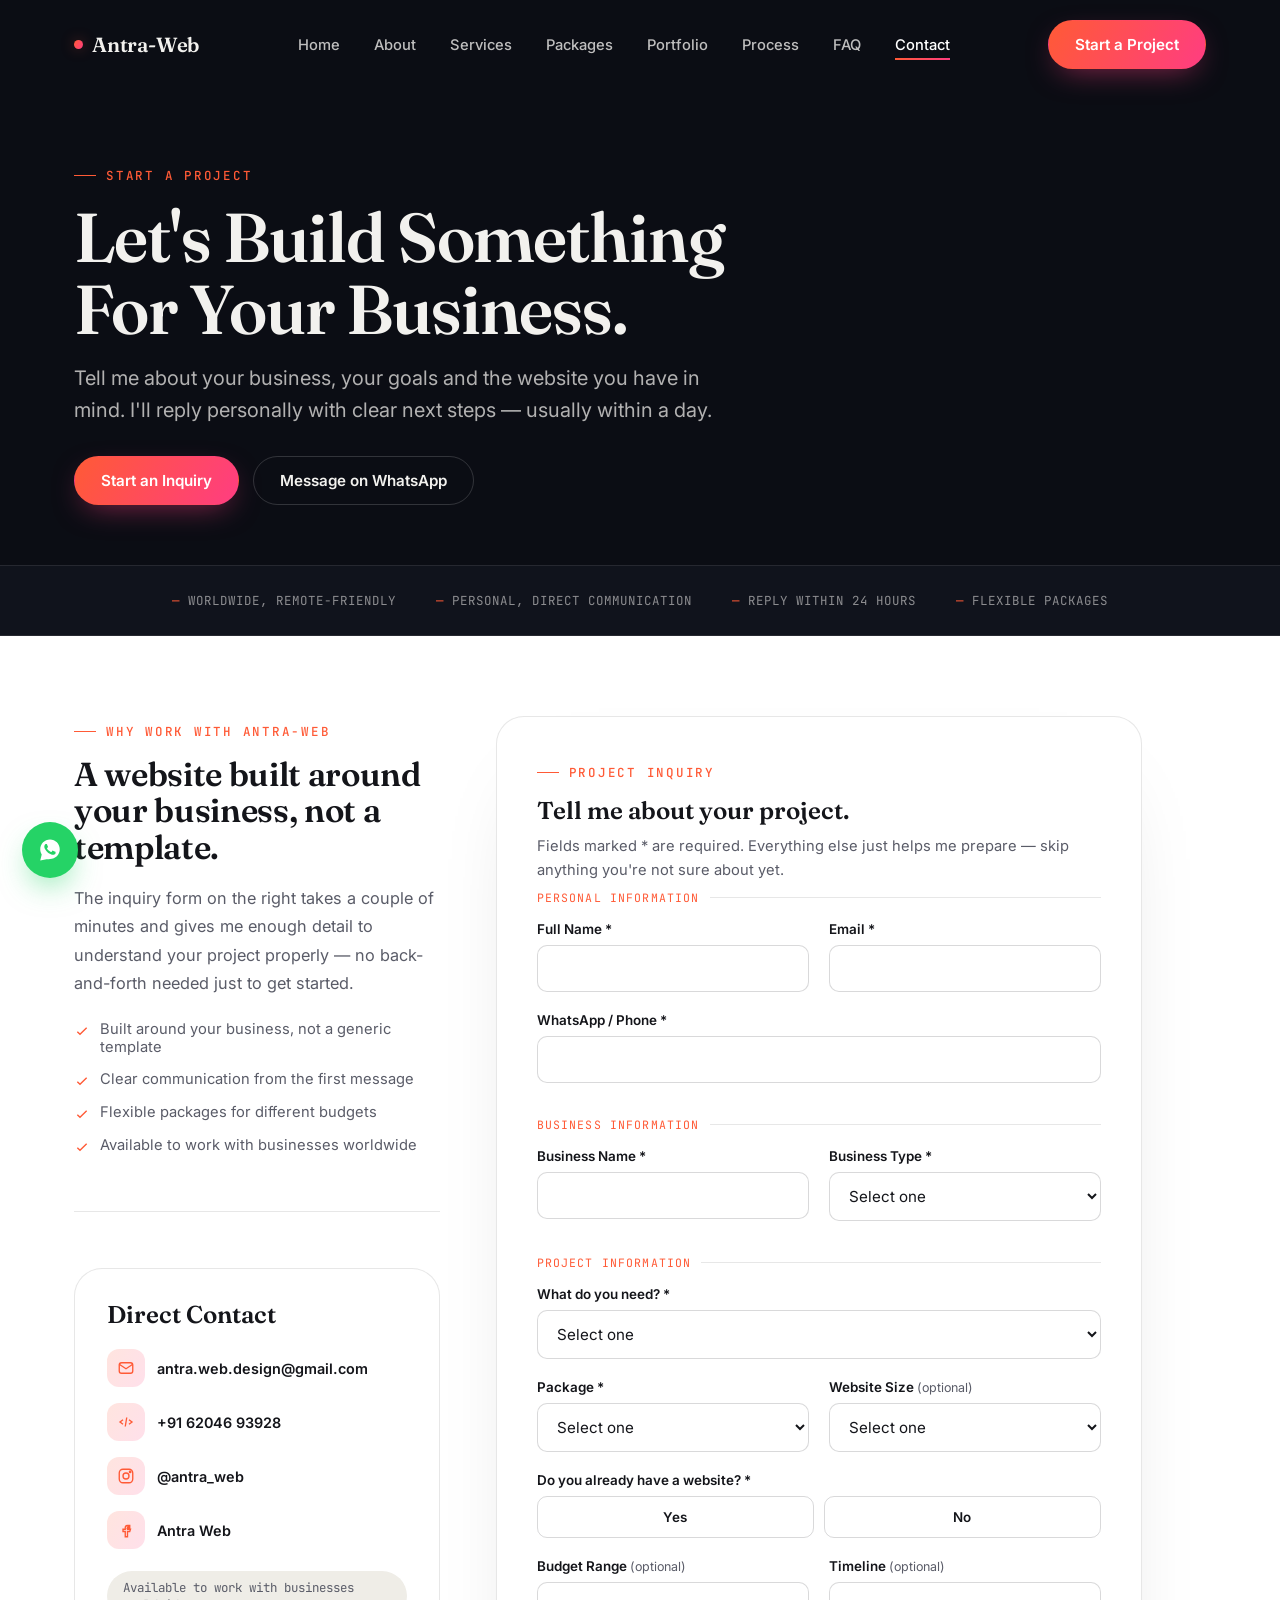
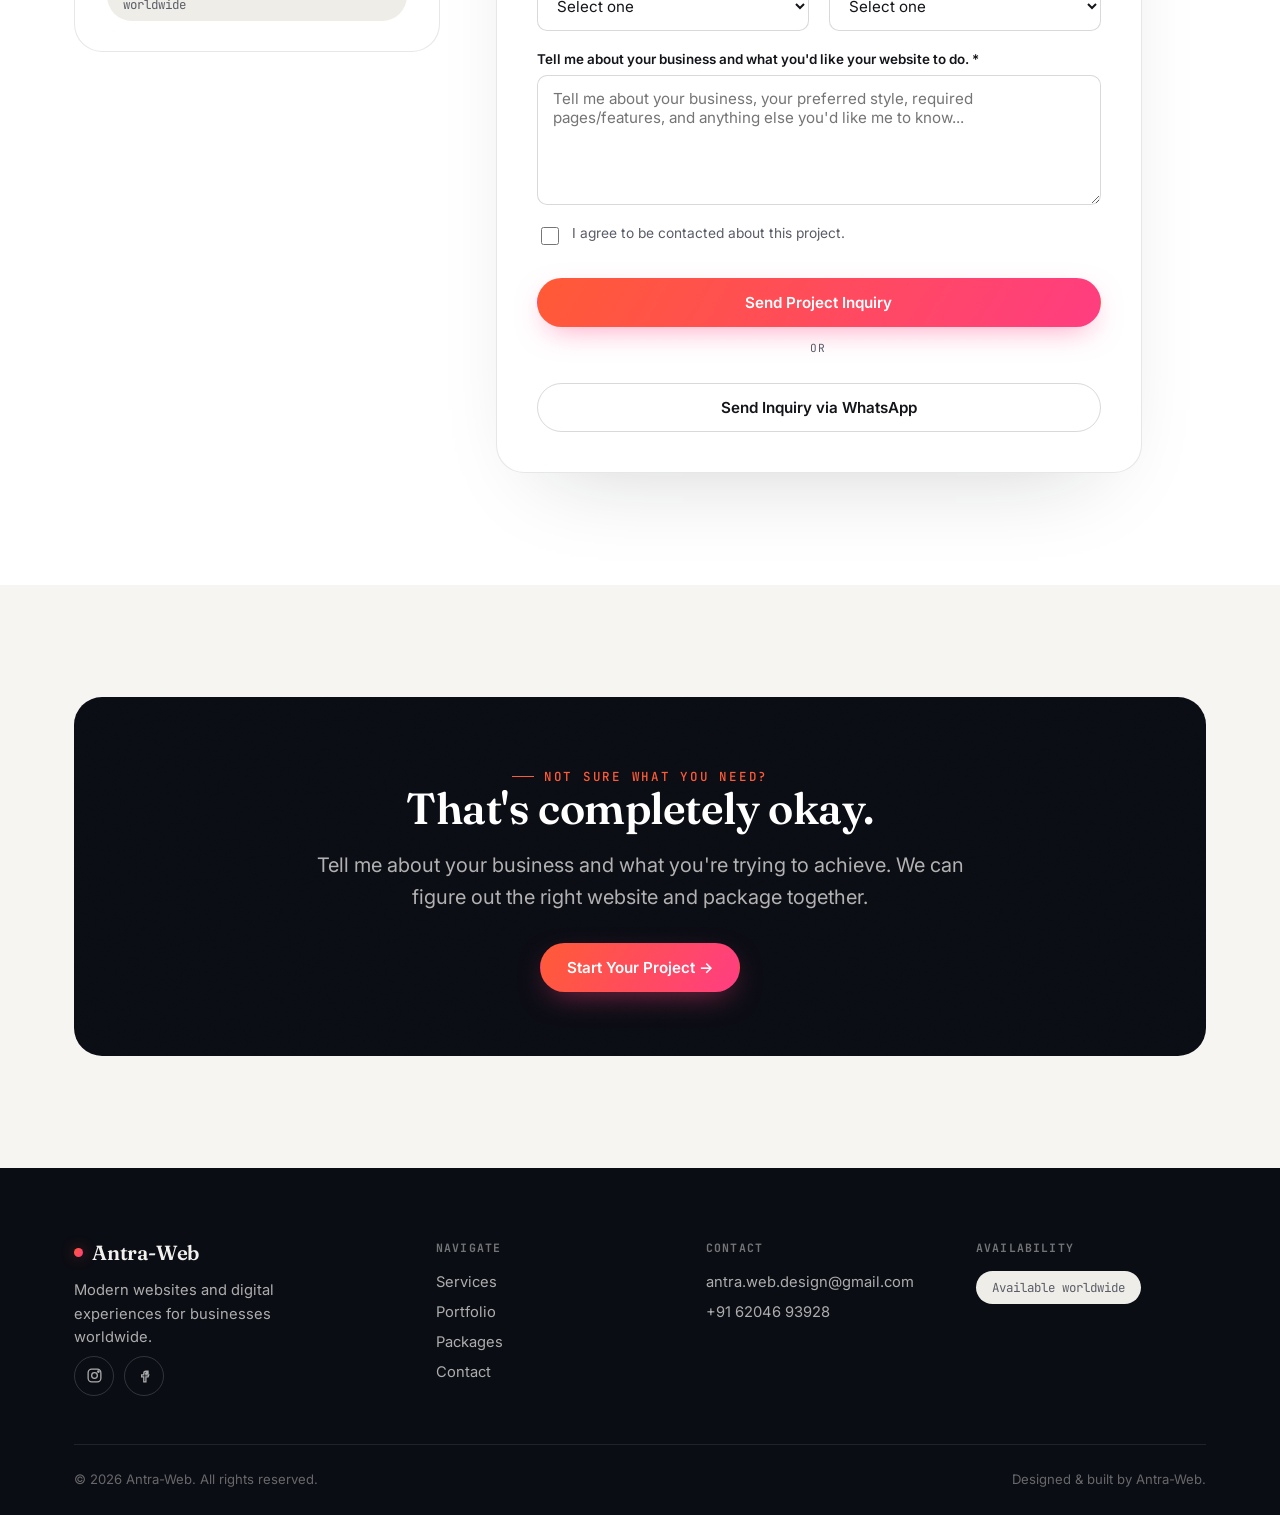
<file: contact.html>
<!DOCTYPE html>
<html lang="en">
<head>
  <meta charset="UTF-8">
  <meta name="viewport" content="width=device-width, initial-scale=1.0">
  <title>Start a Project | Antra-Web</title>
  <meta name="description" content="Send a detailed project inquiry to Antra-Web, or reach out directly by email or WhatsApp. Available worldwide.">
  <link rel="canonical" href="https://antra-web.example/contact.html">

  <meta property="og:type" content="website">
  <meta property="og:site_name" content="Antra-Web">
  <meta property="og:title" content="Start a Project | Antra-Web">
  <meta property="og:description" content="Send a detailed project inquiry to Antra-Web, or reach out directly by email or WhatsApp. Available worldwide.">
  <meta property="og:image" content="assets/og-image.svg">
  <meta name="twitter:card" content="summary_large_image">

  <link rel="icon" href="assets/favicon.svg" type="image/svg+xml">

  <link rel="preconnect" href="https://fonts.googleapis.com">
  <link rel="preconnect" href="https://fonts.gstatic.com" crossorigin>
  <link href="https://fonts.googleapis.com/css2?family=Fraunces:opsz,wght@9..144,500;9..144,600;9..144,700&family=Inter:wght@400;500;600;700;800&family=JetBrains+Mono:wght@400;500&display=swap" rel="stylesheet">

  <link rel="stylesheet" href="css/style.css">

  <!--
    Contact-page-only polish. Scoped here (not in css/style.css) so nothing
    on any other page is touched. Reuses the existing design tokens
    (--accent, --paper-*, --ink-*, --radius-*, --font-*) — no new colors,
    fonts or motion introduced.
  -->
  <style>
    .contact-panel{
      background:var(--paper-000);
      border:1px solid var(--paper-line);
      border-radius:var(--radius-l);
      padding:30px 32px;
    }
    .contact-panel h3{margin-bottom:4px;}
    .contact-panel .contact-info-card{margin-top:20px;}
    .contact-info-row a{transition:color var(--dur-s) var(--ease);}
    .contact-info-row a:hover{color:var(--accent);}

    .inquiry-card{
      background:var(--paper-000);
      border:1px solid var(--paper-line);
      border-radius:var(--radius-l);
      padding:40px;
      box-shadow:0 40px 90px -50px rgba(20,21,26,0.22);
    }
    .inquiry-card-head p{font-size:.92rem;color:var(--paper-ink-soft);margin-top:10px;line-height:1.6;}

    .form-actions{display:flex;flex-direction:column;gap:14px;margin-top:30px;}
    .form-or{
      text-align:center;font-family:var(--font-mono);font-size:.7rem;letter-spacing:.12em;
      text-transform:uppercase;color:var(--paper-ink-soft);
    }

    @media (max-width:640px){
      .contact-panel{padding:24px 22px;}
      .inquiry-card{padding:24px 20px;}
    }
  </style>
</head>
<body data-page="contact">
  <header class="site-header" data-header>
    <div class="wrap">
      <a href="index.html" class="brand"><span class="brand-dot"></span>Antra-Web</a>
      <nav class="nav-desktop" aria-label="Primary">
        <a href="index.html" data-nav-link="home">Home</a>
        <a href="about.html" data-nav-link="about">About</a>
        <a href="services.html" data-nav-link="services">Services</a>
        <a href="packages.html" data-nav-link="packages">Packages</a>
        <a href="portfolio.html" data-nav-link="portfolio">Portfolio</a>
        <a href="process.html" data-nav-link="process">Process</a>
        <a href="faq.html" data-nav-link="faq">FAQ</a>
        <a href="contact.html" data-nav-link="contact">Contact</a>
      </nav>
      <div class="nav-cta-wrap">
        <a href="contact.html" class="btn btn-primary">Start a Project</a>
        <button class="hamburger" data-hamburger aria-label="Open menu" aria-expanded="false" aria-controls="mobile-nav-panel">
          <span></span><span></span><span></span>
        </button>
      </div>
    </div>
  </header>

  <div class="mobile-nav" data-mobile-nav id="mobile-nav-panel" role="dialog" aria-modal="true" aria-label="Mobile navigation">
    <div class="mobile-nav-inner">
      <div class="mobile-nav-top">
        <a href="index.html" class="brand"><span class="brand-dot"></span>Antra-Web</a>
        <button class="mobile-nav-close" data-mobile-nav-close aria-label="Close menu">
          <span></span><span></span>
        </button>
      </div>
      <nav class="mobile-nav-scroll" aria-label="Mobile">
        <ul>
          <li><a href="index.html" data-nav-link="home">Home</a></li>
          <li><a href="about.html" data-nav-link="about">About</a></li>
          <li><a href="services.html" data-nav-link="services">Services</a></li>
          <li><a href="packages.html" data-nav-link="packages">Packages</a></li>
          <li><a href="portfolio.html" data-nav-link="portfolio">Portfolio</a></li>
          <li><a href="process.html" data-nav-link="process">Process</a></li>
          <li><a href="faq.html" data-nav-link="faq">FAQ</a></li>
          <li><a href="contact.html" data-nav-link="contact">Contact</a></li>
        </ul>
        <div class="mobile-nav-foot">
          <a href="contact.html" class="btn btn-primary btn-block">Start a Project</a>
          <a href="#" data-whatsapp-link class="btn btn-ghost btn-block" style="color:#F2F1EE;border-color:var(--ink-line-strong)">Message on WhatsApp</a>
        </div>
      </nav>
    </div>
  </div>

  <main>

    <section class="section section--dark" style="padding-top:160px;padding-bottom:60px;">
      <div class="wrap" data-reveal>
        <span class="eyebrow">Start a Project</span>
        <h1 style="margin:18px 0 16px;max-width:17ch;">Let's Build Something For Your Business.</h1>
        <p class="lede">Tell me about your business, your goals and the website you have in mind. I'll reply personally with clear next steps — usually within a day.</p>
        <div class="hero-ctas" style="margin-top:30px;">
          <a href="#inquiry-form" class="btn btn-primary">Start an Inquiry</a>
          <a href="#" data-whatsapp-link class="btn btn-ghost" style="color:#F2F1EE;border-color:var(--ink-line-strong)">Message on WhatsApp</a>
        </div>
      </div>
    </section>

    <section class="trust-strip">
      <div class="wrap">
        <ul>
          <li>Worldwide, Remote-Friendly</li>
          <li>Personal, Direct Communication</li>
          <li>Reply Within 24 Hours</li>
          <li>Flexible Packages</li>
        </ul>
      </div>
    </section>

    <section class="section section--white" style="padding-top:80px;" id="inquiry-form">
      <div class="wrap contact-layout">

        <div data-reveal>
          <span class="eyebrow">Why Work With Antra-Web</span>
          <h2 style="margin:16px 0 18px;font-size:clamp(1.6rem,2.6vw,2.1rem);">A website built around your business, not a template.</h2>
          <p class="body-text">The inquiry form on the right takes a couple of minutes and gives me enough detail to understand your project properly — no back-and-forth needed just to get started.</p>
          <ul class="contact-intro-list">
            <li><svg viewBox="0 0 24 24" fill="none" stroke="currentColor" stroke-width="2"><path d="M5 13l4 4L19 7"/></svg>Built around your business, not a generic template</li>
            <li><svg viewBox="0 0 24 24" fill="none" stroke="currentColor" stroke-width="2"><path d="M5 13l4 4L19 7"/></svg>Clear communication from the first message</li>
            <li><svg viewBox="0 0 24 24" fill="none" stroke="currentColor" stroke-width="2"><path d="M5 13l4 4L19 7"/></svg>Flexible packages for different budgets</li>
            <li><svg viewBox="0 0 24 24" fill="none" stroke="currentColor" stroke-width="2"><path d="M5 13l4 4L19 7"/></svg>Available to work with businesses worldwide</li>
          </ul>

          <div class="divider"></div>

          <div class="contact-panel">
            <h3>Direct Contact</h3>
            <div class="contact-info-card">
              <div class="contact-info-row">
                <div class="icon-badge"><svg viewBox="0 0 24 24" fill="none" stroke="currentColor" stroke-width="1.8"><rect x="3" y="5" width="18" height="14" rx="3"/><path d="M3 7l9 6 9-6"/></svg></div>
                <div><a href="#" data-email-link data-email-display style="font-weight:600;"></a></div>
              </div>
              <div class="contact-info-row">
                <div class="icon-badge"><svg viewBox="0 0 24 24" fill="none" stroke="currentColor" stroke-width="1.8"><path d="M8 9l-4 3 4 3M16 9l4 3-4 3M13 6l-2 12"/></svg></div>
                <div><a href="#" data-whatsapp-link data-whatsapp-display style="font-weight:600;"></a></div>
              </div>
              <div class="contact-info-row">
                <div class="icon-badge"><svg viewBox="0 0 24 24" fill="none" stroke="currentColor" stroke-width="1.8"><rect x="3" y="3" width="18" height="18" rx="5"/><circle cx="12" cy="12" r="4"/><circle cx="17.5" cy="6.5" r="1"/></svg></div>
                <div><a href="#" data-instagram-link style="font-weight:600;">@antra_web</a></div>
              </div>
              <div class="contact-info-row">
                <div class="icon-badge"><svg viewBox="0 0 24 24" fill="none" stroke="currentColor" stroke-width="1.8"><path d="M14 9h3V6h-3c-1.7 0-3 1.3-3 3v2H8v3h3v7h3v-7h3l1-3h-4V9c0-.6.4-1 1-1z"/></svg></div>
                <div><a href="#" data-facebook-link style="font-weight:600;">Antra Web</a></div>
              </div>
            </div>
            <div style="margin-top:22px;"><span class="badge-worldwide">Available to work with businesses worldwide</span></div>
          </div>
        </div>

        <div>
        <div class="inquiry-card">
          <div class="inquiry-card-head" data-reveal>
            <span class="eyebrow">Project Inquiry</span>
            <h3 style="margin-top:14px;">Tell me about your project.</h3>
            <p>Fields marked * are required. Everything else just helps me prepare — skip anything you're not sure about yet.</p>
          </div>

          <form data-inquiry-form novalidate data-reveal style="margin-top:8px;">

            <span class="form-section-title">Personal Information</span>
            <div class="form-grid">
              <div class="field">
                <label for="fullName">Full Name *</label>
                <input type="text" id="fullName" name="fullName" required autocomplete="name">
                <span class="field-error">Please enter your name.</span>
              </div>
              <div class="field">
                <label for="email">Email *</label>
                <input type="email" id="email" name="email" required autocomplete="email">
                <span class="field-error">Please enter a valid email address.</span>
              </div>
              <div class="field full">
                <label for="phone">WhatsApp / Phone *</label>
                <input type="tel" id="phone" name="phone" required autocomplete="tel">
                <span class="field-error">Please enter a valid phone number.</span>
              </div>
            </div>

            <span class="form-section-title">Business Information</span>
            <div class="form-grid">
              <div class="field">
                <label for="businessName">Business Name *</label>
                <input type="text" id="businessName" name="businessName" required>
                <span class="field-error">Please enter your business name.</span>
              </div>
              <div class="field">
                <label for="businessType">Business Type *</label>
                <select id="businessType" name="businessType" required>
                  <option value="">Select one</option>
                  <option>Restaurant / Cafe</option><option>Salon / Beauty</option><option>Fitness / Gym</option>
                  <option>E-commerce</option><option>Professional Services</option><option>Home Services</option>
                  <option>Creative Business</option><option>Personal Brand</option><option>Startup</option><option>Other</option>
                </select>
                <span class="field-error">Please select a business type.</span>
              </div>
            </div>

            <span class="form-section-title">Project Information</span>
            <div class="form-grid">
              <div class="field full">
                <label for="projectType">What do you need? *</label>
                <select id="projectType" name="projectType" required>
                  <option value="">Select one</option>
                  <option>New Website</option><option>Website Redesign</option><option>Landing Page</option>
                  <option>Multi-page Business Website</option><option>Portfolio Website</option>
                  <option>E-commerce Website</option><option>Not Sure Yet</option>
                </select>
                <span class="field-error">Please select what you need.</span>
              </div>
              <div class="field">
                <label for="package">Package *</label>
                <select id="package" name="package" required>
                  <option value="">Select one</option>
                  <option>Starter</option><option>Business</option><option>Premium</option>
                  <option>Custom Project</option><option>Not Sure Yet</option>
                </select>
                <span class="field-error">Please select a package.</span>
              </div>
              <div class="field">
                <label for="websiteSize">Website Size <span class="opt">(optional)</span></label>
                <select id="websiteSize" name="websiteSize">
                  <option value="">Select one</option>
                  <option>1 Page</option><option>2–3 Pages</option><option>4–5 Pages</option>
                  <option>6–10 Pages</option><option>Not Sure Yet</option>
                </select>
              </div>

              <div class="field full">
                <label>Do you already have a website? *</label>
                <div class="radio-row">
                  <label class="radio-pill"><input type="radio" name="hasWebsite" value="Yes" required>Yes</label>
                  <label class="radio-pill"><input type="radio" name="hasWebsite" value="No" required>No</label>
                </div>
                <span class="field-error">Please let me know if you have a website already.</span>
              </div>
              <div class="field full conditional" data-conditional="currentWebsite">
                <label for="currentWebsite">Current Website URL</label>
                <input type="text" id="currentWebsite" name="currentWebsite" placeholder="https://">
              </div>

              <div class="field">
                <label for="budget">Budget Range <span class="opt">(optional)</span></label>
                <select id="budget" name="budget">
                  <option value="">Select one</option>
                  <option>Under $150</option><option>$150–$300</option><option>$300–$500</option>
                  <option>$500–$750</option><option>$750+</option><option>Not Sure Yet</option>
                </select>
              </div>
              <div class="field">
                <label for="timeline">Timeline <span class="opt">(optional)</span></label>
                <select id="timeline" name="timeline">
                  <option value="">Select one</option>
                  <option>ASAP</option><option>1–2 Weeks</option><option>2–4 Weeks</option>
                  <option>1–2 Months</option><option>Flexible</option>
                </select>
              </div>

              <div class="field full">
                <label for="details">Tell me about your business and what you'd like your website to do. *</label>
                <textarea id="details" name="details" required placeholder="Tell me about your business, your preferred style, required pages/features, and anything else you'd like me to know..."></textarea>
                <span class="field-error">Please share a few details about your project.</span>
              </div>
              <div class="checkbox-field">
                <input type="checkbox" id="consent" name="consent" required>
                <label for="consent">I agree to be contacted about this project.</label>
              </div>
            </div>

            <div class="form-actions">
              <button type="submit" class="btn btn-primary btn-block" data-form-submit>Send Project Inquiry</button>
              <span class="form-or">or</span>
              <button type="button" class="btn btn-ghost btn-block wa-inquiry-btn" data-whatsapp-inquiry>Send Inquiry via WhatsApp</button>
            </div>
            <div class="form-status" data-form-status></div>
          </form>
        </div>
        </div>
      </div>
    </section>

    <section class="section section--light">
      <div class="wrap">
        <div class="cta-banner" data-reveal>
          <div class="grain"></div>
          <span class="eyebrow" style="justify-content:center">Not Sure What You Need?</span>
          <h2>That's completely okay.</h2>
          <p class="lede" style="margin-left:auto;margin-right:auto;">Tell me about your business and what you're trying to achieve. We can figure out the right website and package together.</p>
          <div class="cta-actions">
            <a href="#inquiry-form" class="btn btn-primary">Start Your Project →</a>
          </div>
        </div>
      </div>
    </section>

  </main>
  <footer class="site-footer">
    <div class="wrap">
      <div class="footer-top">
        <div class="footer-brand">
          <a href="index.html" class="brand"><span class="brand-dot"></span>Antra-Web</a>
          <p class="footer-tagline">Modern websites and digital experiences for businesses worldwide.</p>
          <div class="footer-social">
            <a href="#" data-instagram-link class="social-btn" aria-label="Instagram">
              <svg viewBox="0 0 24 24" fill="none" stroke="currentColor" stroke-width="1.8"><rect x="3" y="3" width="18" height="18" rx="5"/><circle cx="12" cy="12" r="4"/><circle cx="17.5" cy="6.5" r="1"/></svg>
            </a>
            <a href="#" data-facebook-link class="social-btn" aria-label="Facebook">
              <svg viewBox="0 0 24 24" fill="none" stroke="currentColor" stroke-width="1.8"><path d="M14 9h3V6h-3c-1.7 0-3 1.3-3 3v2H8v3h3v7h3v-7h3l1-3h-4V9c0-.6.4-1 1-1z"/></svg>
            </a>
          </div>
        </div>
        <div class="footer-col">
          <h4>Navigate</h4>
          <ul>
            <li><a href="services.html">Services</a></li>
            <li><a href="portfolio.html">Portfolio</a></li>
            <li><a href="packages.html">Packages</a></li>
            <li><a href="contact.html">Contact</a></li>
          </ul>
        </div>
        <div class="footer-col">
          <h4>Contact</h4>
          <ul>
            <li><a href="#" data-email-link data-email-display></a></li>
            <li><a href="#" data-whatsapp-link data-whatsapp-display></a></li>
          </ul>
        </div>
        <div class="footer-col">
          <h4>Availability</h4>
          <ul>
            <li><span class="badge-worldwide">Available worldwide</span></li>
          </ul>
        </div>
      </div>
      <div class="footer-bottom">
        <span>&copy; <span data-year></span> Antra-Web. All rights reserved.</span>
        <span>Designed &amp; built by Antra-Web.</span>
      </div>
    </div>
  </footer>

  <a href="#" data-whatsapp-link class="wa-float" aria-label="Message on WhatsApp" target="_blank" rel="noopener">
    <svg viewBox="0 0 32 32"><path d="M16.001 3C9.373 3 4 8.373 4 15c0 2.386.664 4.615 1.818 6.516L4 29l7.671-1.767A11.94 11.94 0 0016.001 27C22.627 27 28 21.627 28 15S22.627 3 16.001 3zm6.964 17.09c-.29.816-1.44 1.5-2.36 1.694-.628.132-1.448.237-4.207-.902-3.53-1.462-5.804-5.04-5.98-5.276-.17-.235-1.428-1.9-1.428-3.625s.897-2.573 1.216-2.926c.29-.32.632-.4.843-.4.21 0 .422.002.607.011.194.01.454-.074.71.542.29.7.986 2.425 1.072 2.6.086.176.144.38.03.616-.115.235-.172.38-.343.586-.17.206-.36.46-.514.618-.172.176-.35.367-.15.72.2.353.887 1.463 1.903 2.37 1.308 1.167 2.41 1.53 2.764 1.7.353.176.56.147.766-.088.206-.235.883-1.03 1.117-1.383.235-.353.47-.294.79-.176.32.117 2.03.958 2.378 1.13.348.177.58.265.667.412.087.147.087.85-.202 1.665z"/></svg>
  </a>

  <button class="back-to-top" data-back-to-top aria-label="Back to top">
    <svg viewBox="0 0 24 24" fill="none" stroke="currentColor" stroke-width="2"><path d="M12 19V5M5 12l7-7 7 7"/></svg>
  </button>

  <script src="js/config.js"></script>
  <script src="js/script.js"></script>

</body>
</html>
</file>
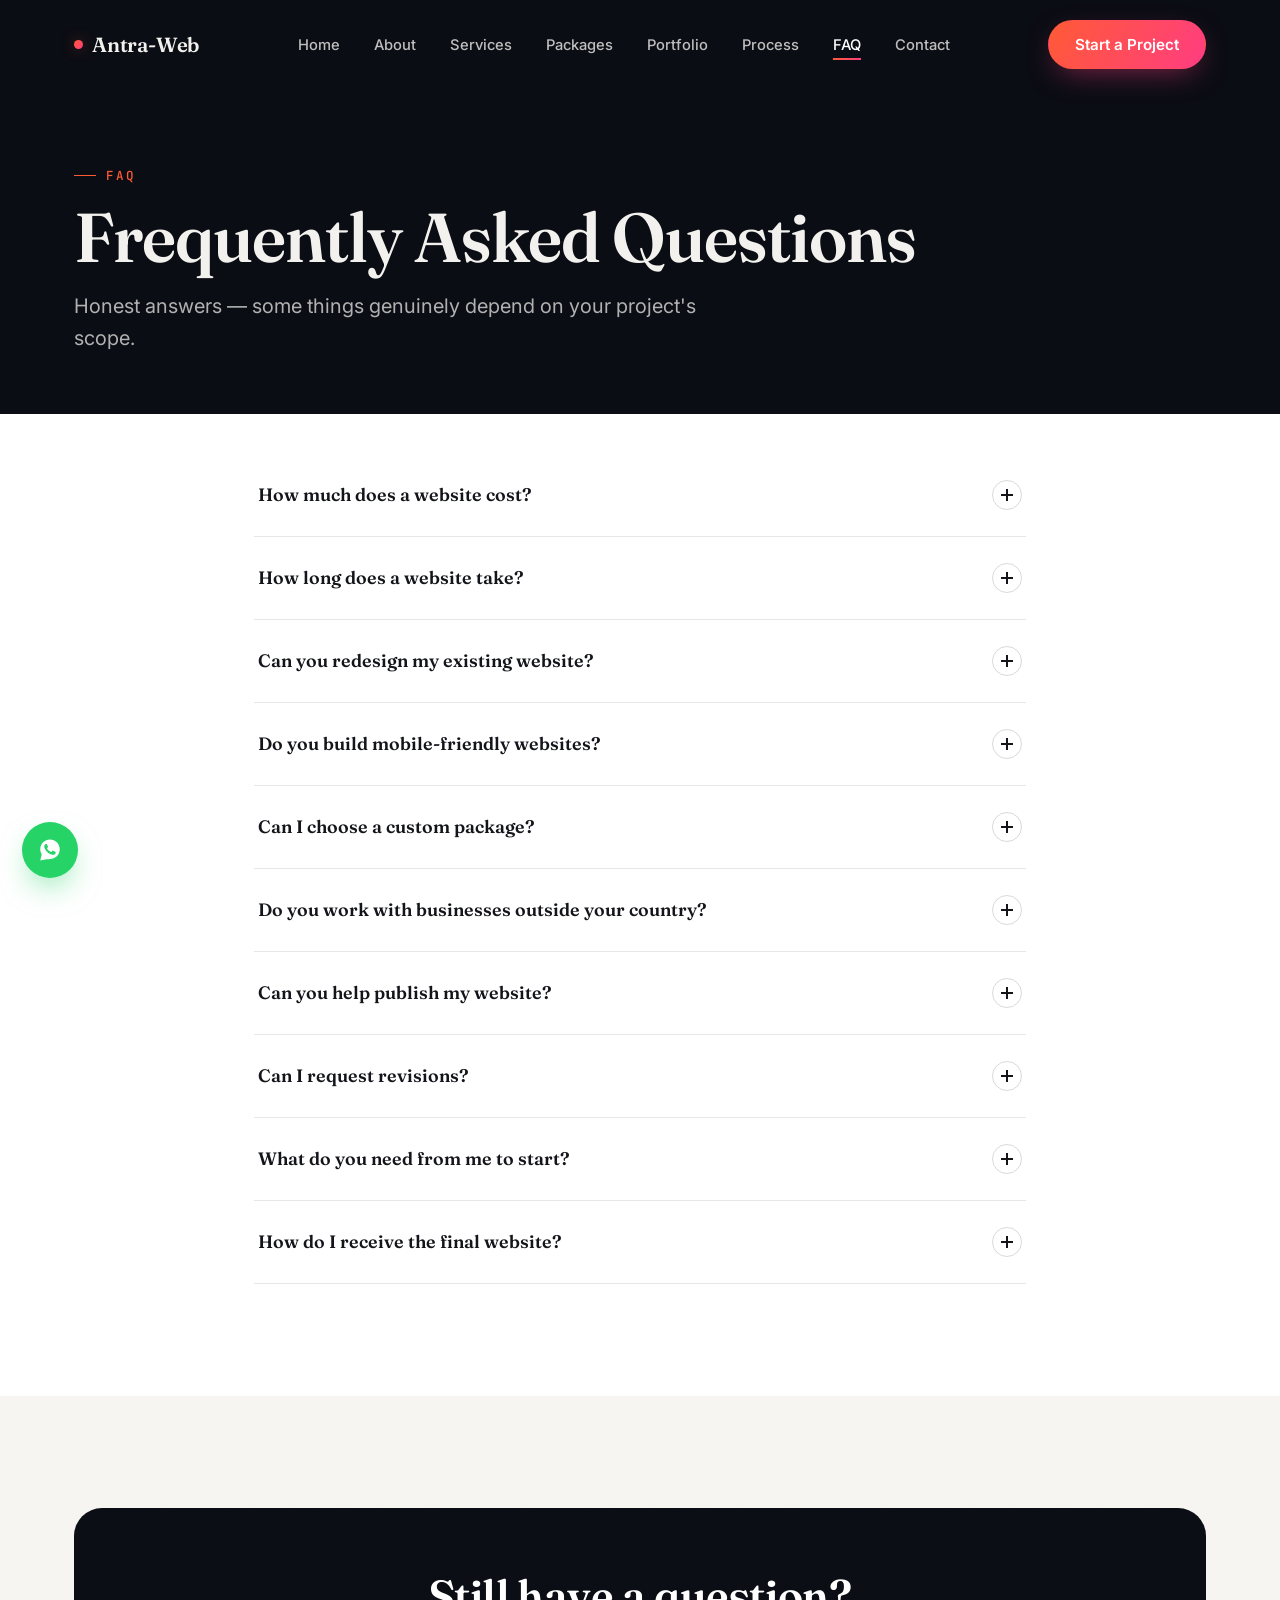
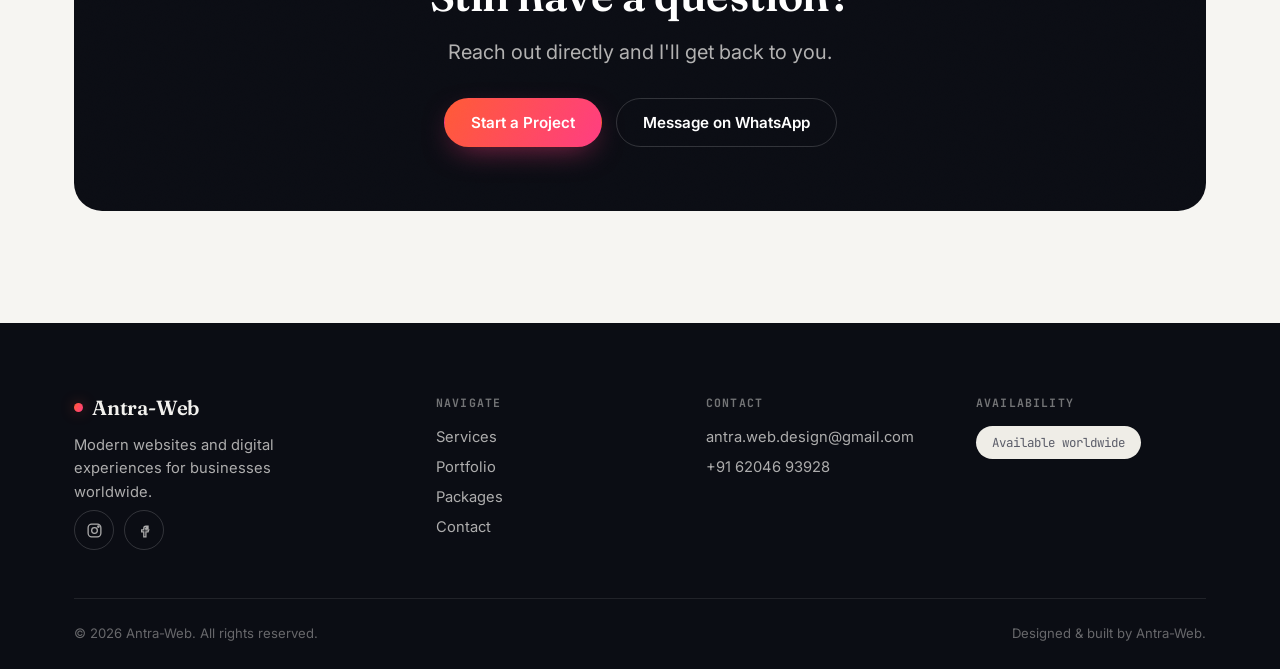
<file: faq.html>
<!DOCTYPE html>
<html lang="en">
<head>
  <meta charset="UTF-8">
  <meta name="viewport" content="width=device-width, initial-scale=1.0">
  <title>FAQ | Antra-Web</title>
  <meta name="description" content="Answers to common questions about pricing, timelines, revisions, and how projects with Antra-Web work.">
  <link rel="canonical" href="https://antra-web.example/faq.html">

  <meta property="og:type" content="website">
  <meta property="og:site_name" content="Antra-Web">
  <meta property="og:title" content="FAQ | Antra-Web">
  <meta property="og:description" content="Answers to common questions about pricing, timelines, revisions, and how projects with Antra-Web work.">
  <meta property="og:image" content="assets/og-image.svg">
  <meta name="twitter:card" content="summary_large_image">

  <link rel="icon" href="assets/favicon.svg" type="image/svg+xml">

  <link rel="preconnect" href="https://fonts.googleapis.com">
  <link rel="preconnect" href="https://fonts.gstatic.com" crossorigin>
  <link href="https://fonts.googleapis.com/css2?family=Fraunces:opsz,wght@9..144,500;9..144,600;9..144,700&family=Inter:wght@400;500;600;700;800&family=JetBrains+Mono:wght@400;500&display=swap" rel="stylesheet">

  <link rel="stylesheet" href="css/style.css">
</head>
<body data-page="faq">
  <header class="site-header" data-header>
    <div class="wrap">
      <a href="index.html" class="brand"><span class="brand-dot"></span>Antra-Web</a>
      <nav class="nav-desktop" aria-label="Primary">
        <a href="index.html" data-nav-link="home">Home</a>
        <a href="about.html" data-nav-link="about">About</a>
        <a href="services.html" data-nav-link="services">Services</a>
        <a href="packages.html" data-nav-link="packages">Packages</a>
        <a href="portfolio.html" data-nav-link="portfolio">Portfolio</a>
        <a href="process.html" data-nav-link="process">Process</a>
        <a href="faq.html" data-nav-link="faq">FAQ</a>
        <a href="contact.html" data-nav-link="contact">Contact</a>
      </nav>
      <div class="nav-cta-wrap">
        <a href="contact.html" class="btn btn-primary">Start a Project</a>
        <button class="hamburger" data-hamburger aria-label="Open menu" aria-expanded="false" aria-controls="mobile-nav-panel">
          <span></span><span></span><span></span>
        </button>
      </div>
    </div>
  </header>

  <div class="mobile-nav" data-mobile-nav id="mobile-nav-panel" role="dialog" aria-modal="true" aria-label="Mobile navigation">
    <div class="mobile-nav-inner">
      <div class="mobile-nav-top">
        <a href="index.html" class="brand"><span class="brand-dot"></span>Antra-Web</a>
        <button class="mobile-nav-close" data-mobile-nav-close aria-label="Close menu">
          <span></span><span></span>
        </button>
      </div>
      <nav class="mobile-nav-scroll" aria-label="Mobile">
        <ul>
          <li><a href="index.html" data-nav-link="home">Home</a></li>
          <li><a href="about.html" data-nav-link="about">About</a></li>
          <li><a href="services.html" data-nav-link="services">Services</a></li>
          <li><a href="packages.html" data-nav-link="packages">Packages</a></li>
          <li><a href="portfolio.html" data-nav-link="portfolio">Portfolio</a></li>
          <li><a href="process.html" data-nav-link="process">Process</a></li>
          <li><a href="faq.html" data-nav-link="faq">FAQ</a></li>
          <li><a href="contact.html" data-nav-link="contact">Contact</a></li>
        </ul>
        <div class="mobile-nav-foot">
          <a href="contact.html" class="btn btn-primary btn-block">Start a Project</a>
          <a href="#" data-whatsapp-link class="btn btn-ghost btn-block" style="color:#F2F1EE;border-color:var(--ink-line-strong)">Message on WhatsApp</a>
        </div>
      </nav>
    </div>
  </div>

  <main>

    <section class="section section--dark" style="padding-top:160px;padding-bottom:60px;">
      <div class="wrap" data-reveal>
        <span class="eyebrow">FAQ</span>
        <h1 style="margin:18px 0 16px;">Frequently Asked Questions</h1>
        <p class="lede">Honest answers — some things genuinely depend on your project's scope.</p>
      </div>
    </section>

    <section class="section section--white" style="padding-top:40px;">
      <div class="wrap" style="max-width:820px;">
        <div class="faq-list" data-reveal>

          <div class="faq-item">
            <button class="faq-q" aria-expanded="false">How much does a website cost?<span class="plus"></span></button>
            <div class="faq-a"><p>It depends on scope. Packages start at $250, with a $150 option for a simple one-page site. Exact pricing is confirmed after we discuss what your business needs.</p></div>
          </div>

          <div class="faq-item">
            <button class="faq-q" aria-expanded="false">How long does a website take?<span class="plus"></span></button>
            <div class="faq-a"><p>Timeline depends on the package and how quickly content and feedback come together. Simple sites move faster than multi-page or custom builds — we'll agree on a realistic timeline during Discovery.</p></div>
          </div>

          <div class="faq-item">
            <button class="faq-q" aria-expanded="false">Can you redesign my existing website?<span class="plus"></span></button>
            <div class="faq-a"><p>Yes. Redesigns follow the same process — I'll review what exists, understand what isn't working, and design something stronger around your business.</p></div>
          </div>

          <div class="faq-item">
            <button class="faq-q" aria-expanded="false">Do you build mobile-friendly websites?<span class="plus"></span></button>
            <div class="faq-a"><p>Every website is designed and tested to work well on desktop, tablet, and mobile.</p></div>
          </div>

          <div class="faq-item">
            <button class="faq-q" aria-expanded="false">Can I choose a custom package?<span class="plus"></span></button>
            <div class="faq-a"><p>Yes. If none of the set packages fit, describe what you need in the inquiry form and I'll put together a custom scope and price.</p></div>
          </div>

          <div class="faq-item">
            <button class="faq-q" aria-expanded="false">Do you work with businesses outside your country?<span class="plus"></span></button>
            <div class="faq-a"><p>Yes — I work remotely with businesses worldwide, and pricing is set in USD for that reason.</p></div>
          </div>

          <div class="faq-item">
            <button class="faq-q" aria-expanded="false">Can you help publish my website?<span class="plus"></span></button>
            <div class="faq-a"><p>Yes. Once the site is ready, I can guide you through publishing it, or handle deployment as part of the project depending on scope.</p></div>
          </div>

          <div class="faq-item">
            <button class="faq-q" aria-expanded="false">Can I request revisions?<span class="plus"></span></button>
            <div class="faq-a"><p>Yes. Each package includes a set number of revision rounds, listed on the Packages page. Additional revisions can be discussed if needed.</p></div>
          </div>

          <div class="faq-item">
            <button class="faq-q" aria-expanded="false">What do you need from me to start?<span class="plus"></span></button>
            <div class="faq-a"><p>A clear picture of your business, your goals, any existing branding or content, and examples of styles you like. The inquiry form is designed to capture all of this.</p></div>
          </div>

          <div class="faq-item">
            <button class="faq-q" aria-expanded="false">How do I receive the final website?<span class="plus"></span></button>
            <div class="faq-a"><p>Delivery depends on the project — this typically means a live, published website, with the option to hand over source files depending on what was agreed.</p></div>
          </div>

        </div>
      </div>
    </section>

    <section class="section section--light">
      <div class="wrap">
        <div class="cta-banner" data-reveal>
          <div class="grain"></div>
          <h2>Still have a question?</h2>
          <p class="lede">Reach out directly and I'll get back to you.</p>
          <div class="cta-actions">
            <a href="contact.html" class="btn btn-primary">Start a Project</a>
            <a href="#" data-whatsapp-link class="btn btn-ghost" style="color:#fff;border-color:var(--ink-line-strong)">Message on WhatsApp</a>
          </div>
        </div>
      </div>
    </section>

  </main>
  <footer class="site-footer">
    <div class="wrap">
      <div class="footer-top">
        <div class="footer-brand">
          <a href="index.html" class="brand"><span class="brand-dot"></span>Antra-Web</a>
          <p class="footer-tagline">Modern websites and digital experiences for businesses worldwide.</p>
          <div class="footer-social">
            <a href="#" data-instagram-link class="social-btn" aria-label="Instagram">
              <svg viewBox="0 0 24 24" fill="none" stroke="currentColor" stroke-width="1.8"><rect x="3" y="3" width="18" height="18" rx="5"/><circle cx="12" cy="12" r="4"/><circle cx="17.5" cy="6.5" r="1"/></svg>
            </a>
            <a href="#" data-facebook-link class="social-btn" aria-label="Facebook">
              <svg viewBox="0 0 24 24" fill="none" stroke="currentColor" stroke-width="1.8"><path d="M14 9h3V6h-3c-1.7 0-3 1.3-3 3v2H8v3h3v7h3v-7h3l1-3h-4V9c0-.6.4-1 1-1z"/></svg>
            </a>
          </div>
        </div>
        <div class="footer-col">
          <h4>Navigate</h4>
          <ul>
            <li><a href="services.html">Services</a></li>
            <li><a href="portfolio.html">Portfolio</a></li>
            <li><a href="packages.html">Packages</a></li>
            <li><a href="contact.html">Contact</a></li>
          </ul>
        </div>
        <div class="footer-col">
          <h4>Contact</h4>
          <ul>
            <li><a href="#" data-email-link data-email-display></a></li>
            <li><a href="#" data-whatsapp-link data-whatsapp-display></a></li>
          </ul>
        </div>
        <div class="footer-col">
          <h4>Availability</h4>
          <ul>
            <li><span class="badge-worldwide">Available worldwide</span></li>
          </ul>
        </div>
      </div>
      <div class="footer-bottom">
        <span>&copy; <span data-year></span> Antra-Web. All rights reserved.</span>
        <span>Designed &amp; built by Antra-Web.</span>
      </div>
    </div>
  </footer>

  <a href="#" data-whatsapp-link class="wa-float" aria-label="Message on WhatsApp" target="_blank" rel="noopener">
    <svg viewBox="0 0 32 32"><path d="M16.001 3C9.373 3 4 8.373 4 15c0 2.386.664 4.615 1.818 6.516L4 29l7.671-1.767A11.94 11.94 0 0016.001 27C22.627 27 28 21.627 28 15S22.627 3 16.001 3zm6.964 17.09c-.29.816-1.44 1.5-2.36 1.694-.628.132-1.448.237-4.207-.902-3.53-1.462-5.804-5.04-5.98-5.276-.17-.235-1.428-1.9-1.428-3.625s.897-2.573 1.216-2.926c.29-.32.632-.4.843-.4.21 0 .422.002.607.011.194.01.454-.074.71.542.29.7.986 2.425 1.072 2.6.086.176.144.38.03.616-.115.235-.172.38-.343.586-.17.206-.36.46-.514.618-.172.176-.35.367-.15.72.2.353.887 1.463 1.903 2.37 1.308 1.167 2.41 1.53 2.764 1.7.353.176.56.147.766-.088.206-.235.883-1.03 1.117-1.383.235-.353.47-.294.79-.176.32.117 2.03.958 2.378 1.13.348.177.58.265.667.412.087.147.087.85-.202 1.665z"/></svg>
  </a>

  <button class="back-to-top" data-back-to-top aria-label="Back to top">
    <svg viewBox="0 0 24 24" fill="none" stroke="currentColor" stroke-width="2"><path d="M12 19V5M5 12l7-7 7 7"/></svg>
  </button>

  <script src="js/config.js"></script>
  <script src="js/script.js"></script>


</body>
</html>
</file>
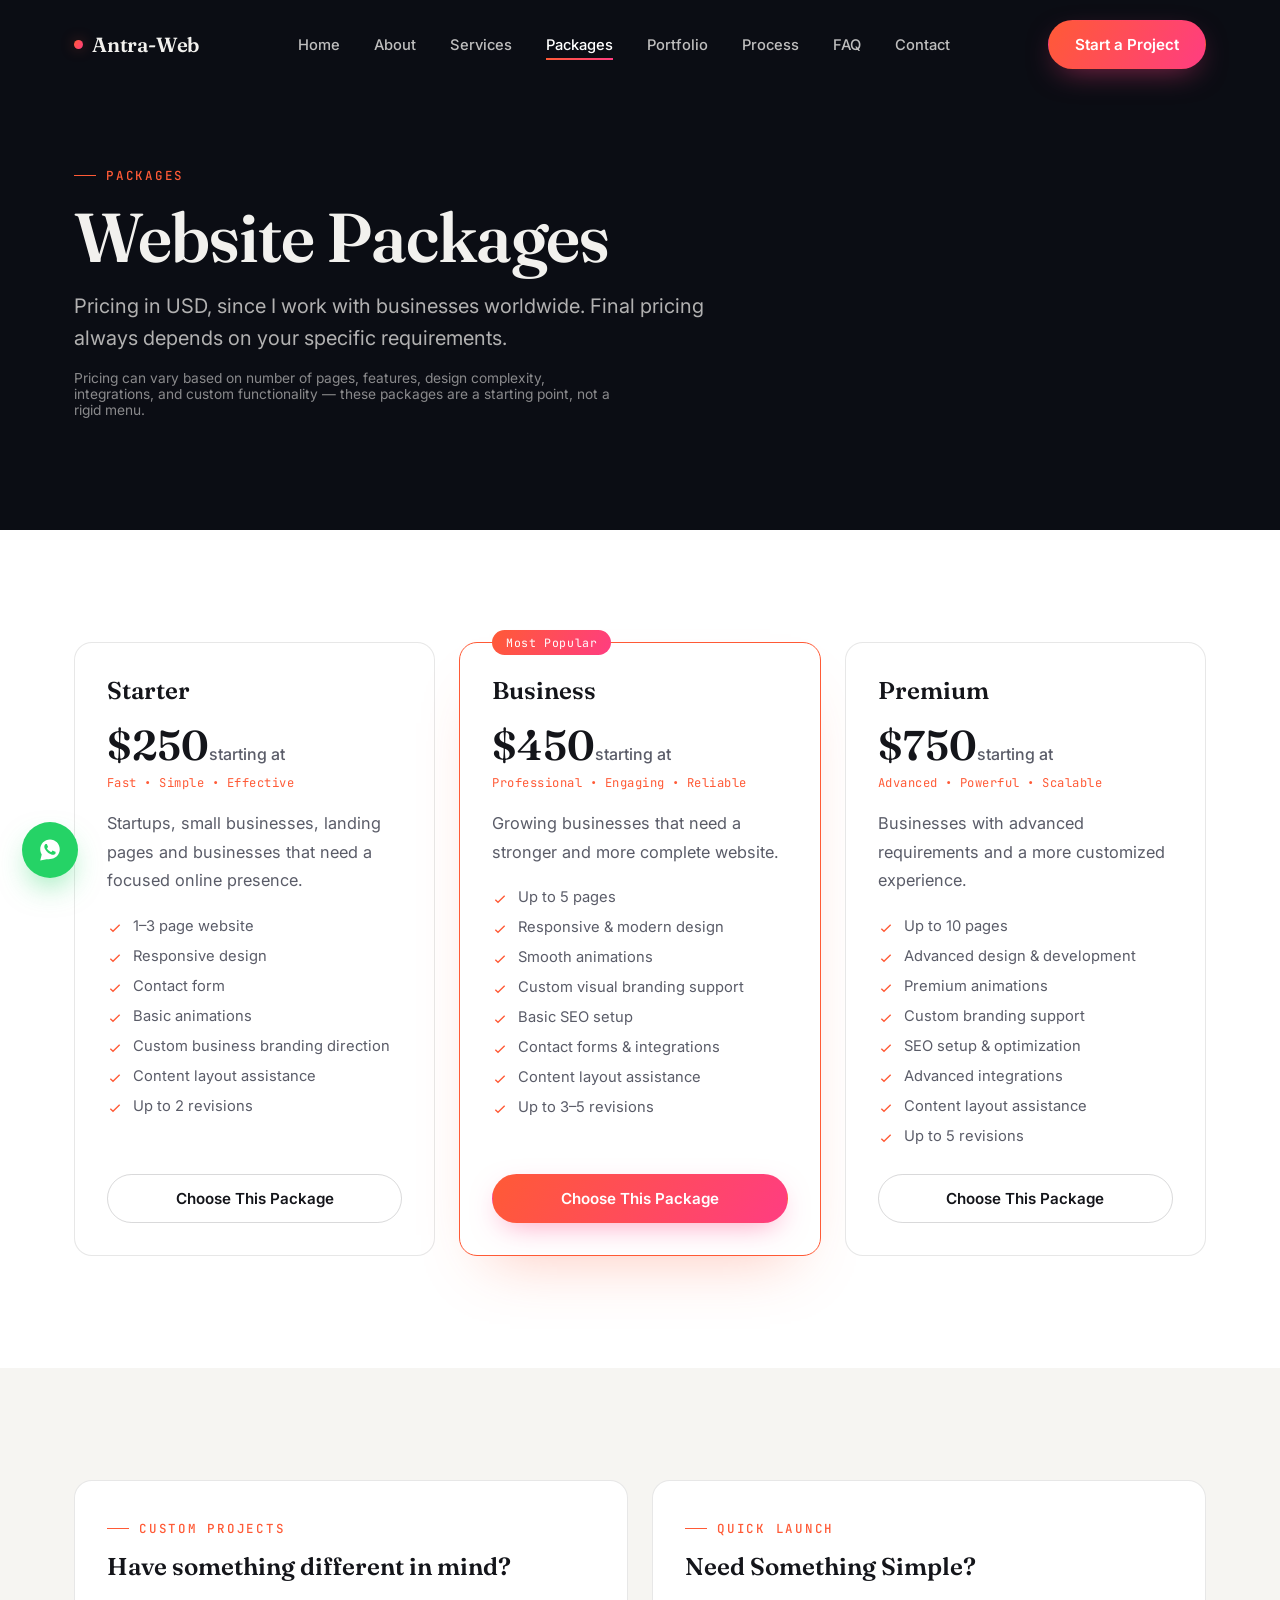
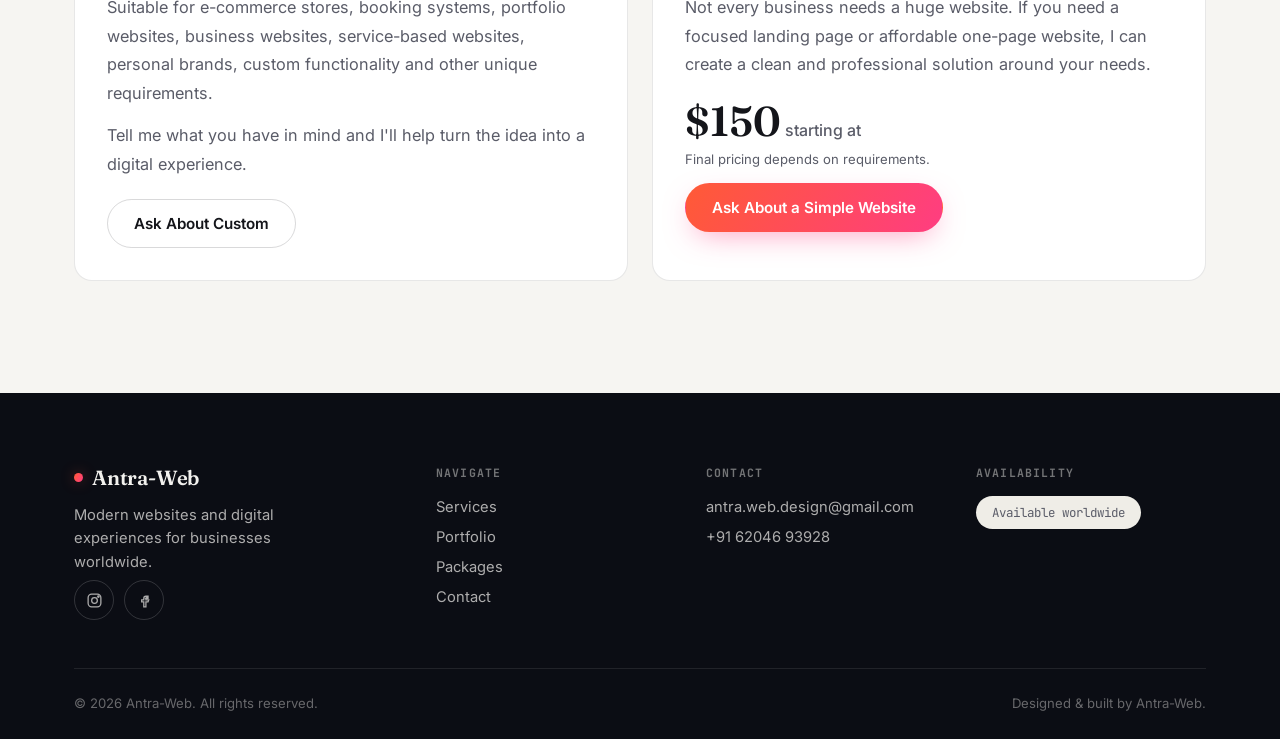
<file: packages.html>
<!DOCTYPE html>
<html lang="en">
<head>
  <meta charset="UTF-8">
  <meta name="viewport" content="width=device-width, initial-scale=1.0">
  <title>Packages & Pricing | Antra-Web</title>
  <meta name="description" content="Starter, Business and Premium website packages, plus custom projects and an affordable one-page option. Pricing in USD.">
  <link rel="canonical" href="https://antra-web.example/packages.html">

  <meta property="og:type" content="website">
  <meta property="og:site_name" content="Antra-Web">
  <meta property="og:title" content="Packages & Pricing | Antra-Web">
  <meta property="og:description" content="Starter, Business and Premium website packages, plus custom projects and an affordable one-page option. Pricing in USD.">
  <meta property="og:image" content="assets/og-image.svg">
  <meta name="twitter:card" content="summary_large_image">

  <link rel="icon" href="assets/favicon.svg" type="image/svg+xml">

  <link rel="preconnect" href="https://fonts.googleapis.com">
  <link rel="preconnect" href="https://fonts.gstatic.com" crossorigin>
  <link href="https://fonts.googleapis.com/css2?family=Fraunces:opsz,wght@9..144,500;9..144,600;9..144,700&family=Inter:wght@400;500;600;700;800&family=JetBrains+Mono:wght@400;500&display=swap" rel="stylesheet">

  <link rel="stylesheet" href="css/style.css">
</head>
<body data-page="packages">
  <header class="site-header" data-header>
    <div class="wrap">
      <a href="index.html" class="brand"><span class="brand-dot"></span>Antra-Web</a>
      <nav class="nav-desktop" aria-label="Primary">
        <a href="index.html" data-nav-link="home">Home</a>
        <a href="about.html" data-nav-link="about">About</a>
        <a href="services.html" data-nav-link="services">Services</a>
        <a href="packages.html" data-nav-link="packages">Packages</a>
        <a href="portfolio.html" data-nav-link="portfolio">Portfolio</a>
        <a href="process.html" data-nav-link="process">Process</a>
        <a href="faq.html" data-nav-link="faq">FAQ</a>
        <a href="contact.html" data-nav-link="contact">Contact</a>
      </nav>
      <div class="nav-cta-wrap">
        <a href="contact.html" class="btn btn-primary">Start a Project</a>
        <button class="hamburger" data-hamburger aria-label="Open menu" aria-expanded="false" aria-controls="mobile-nav-panel">
          <span></span><span></span><span></span>
        </button>
      </div>
    </div>
  </header>

  <div class="mobile-nav" data-mobile-nav id="mobile-nav-panel" role="dialog" aria-modal="true" aria-label="Mobile navigation">
    <div class="mobile-nav-inner">
      <div class="mobile-nav-top">
        <a href="index.html" class="brand"><span class="brand-dot"></span>Antra-Web</a>
        <button class="mobile-nav-close" data-mobile-nav-close aria-label="Close menu">
          <span></span><span></span>
        </button>
      </div>
      <nav class="mobile-nav-scroll" aria-label="Mobile">
        <ul>
          <li><a href="index.html" data-nav-link="home">Home</a></li>
          <li><a href="about.html" data-nav-link="about">About</a></li>
          <li><a href="services.html" data-nav-link="services">Services</a></li>
          <li><a href="packages.html" data-nav-link="packages">Packages</a></li>
          <li><a href="portfolio.html" data-nav-link="portfolio">Portfolio</a></li>
          <li><a href="process.html" data-nav-link="process">Process</a></li>
          <li><a href="faq.html" data-nav-link="faq">FAQ</a></li>
          <li><a href="contact.html" data-nav-link="contact">Contact</a></li>
        </ul>
        <div class="mobile-nav-foot">
          <a href="contact.html" class="btn btn-primary btn-block">Start a Project</a>
          <a href="#" data-whatsapp-link class="btn btn-ghost btn-block" style="color:#F2F1EE;border-color:var(--ink-line-strong)">Message on WhatsApp</a>
        </div>
      </nav>
    </div>
  </div>

  <main>

    <section class="section section--dark" style="padding-top:160px;">
      <div class="wrap" data-reveal>
        <span class="eyebrow">Packages</span>
        <h1 style="margin:18px 0 16px;">Website Packages</h1>
        <p class="lede">Pricing in USD, since I work with businesses worldwide. Final pricing always depends on your specific requirements.</p>
        <p style="margin-top:16px;font-size:.86rem;color:rgba(242,241,238,0.55);max-width:60ch;">Pricing can vary based on number of pages, features, design complexity, integrations, and custom functionality — these packages are a starting point, not a rigid menu.</p>
      </div>
    </section>

    <section class="section section--white">
      <div class="wrap">
        <div class="grid grid-3" id="packages-grid" data-reveal-stagger></div>
      </div>
    </section>

    <section class="section section--light">
      <div class="wrap">
        <div class="grid grid-2" style="align-items:stretch;">
          <div class="card" data-reveal>
            <span class="eyebrow">Custom Projects</span>
            <h3 style="margin:14px 0 12px;">Have something different in mind?</h3>
            <p class="body-text">Suitable for e-commerce stores, booking systems, portfolio websites, business websites, service-based websites, personal brands, custom functionality and other unique requirements.</p>
            <p class="body-text" style="margin-top:14px;">Tell me what you have in mind and I'll help turn the idea into a digital experience.</p>
            <a href="contact.html?package=Custom" class="btn btn-ghost" style="margin-top:20px;">Ask About Custom</a>
          </div>
          <div class="card" data-reveal>
            <span class="eyebrow">Quick Launch</span>
            <h3 style="margin:14px 0 12px;">Need Something Simple?</h3>
            <p class="body-text">Not every business needs a huge website. If you need a focused landing page or affordable one-page website, I can create a clean and professional solution around your needs.</p>
            <p class="price-amount" style="margin-top:16px;">$150<span> starting at</span></p>
            <p style="font-size:.82rem;color:var(--paper-ink-soft);margin-bottom:16px;">Final pricing depends on requirements.</p>
            <a href="contact.html?package=Affordable" class="btn btn-primary">Ask About a Simple Website</a>
          </div>
        </div>
      </div>
    </section>

    <script>
      document.addEventListener("DOMContentLoaded", function(){
        var grid = document.getElementById("packages-grid");
        if(!grid) return;
        grid.innerHTML = ANTRA_CONFIG.packages.map(function(p){
          return '<div class="card price-card' + (p.popular ? ' is-popular' : '') + '" data-reveal>' +
            (p.popular ? '<span class="price-tag">Most Popular</span>' : '') +
            '<h3>' + p.name + '</h3>' +
            '<p class="price-amount">$' + p.price + '<span>starting at</span></p>' +
            '<span class="price-tagline">' + p.tagline + '</span>' +
            '<p class="body-text">' + p.bestFor + '</p>' +
            '<ul class="price-list">' + p.features.map(function(f){
              return '<li><svg viewBox="0 0 24 24" fill="none" stroke="currentColor" stroke-width="2"><path d="M5 13l4 4L19 7"/></svg>' + f + '</li>';
            }).join('') + '</ul>' +
            '<a href="contact.html?package=' + encodeURIComponent(p.name) + '" class="btn ' + (p.popular ? 'btn-primary' : 'btn-ghost') + ' btn-block">Choose This Package</a>' +
          '</div>';
        }).join('');
      });
    </script>

  </main>
  <footer class="site-footer">
    <div class="wrap">
      <div class="footer-top">
        <div class="footer-brand">
          <a href="index.html" class="brand"><span class="brand-dot"></span>Antra-Web</a>
          <p class="footer-tagline">Modern websites and digital experiences for businesses worldwide.</p>
          <div class="footer-social">
            <a href="#" data-instagram-link class="social-btn" aria-label="Instagram">
              <svg viewBox="0 0 24 24" fill="none" stroke="currentColor" stroke-width="1.8"><rect x="3" y="3" width="18" height="18" rx="5"/><circle cx="12" cy="12" r="4"/><circle cx="17.5" cy="6.5" r="1"/></svg>
            </a>
            <a href="#" data-facebook-link class="social-btn" aria-label="Facebook">
              <svg viewBox="0 0 24 24" fill="none" stroke="currentColor" stroke-width="1.8"><path d="M14 9h3V6h-3c-1.7 0-3 1.3-3 3v2H8v3h3v7h3v-7h3l1-3h-4V9c0-.6.4-1 1-1z"/></svg>
            </a>
          </div>
        </div>
        <div class="footer-col">
          <h4>Navigate</h4>
          <ul>
            <li><a href="services.html">Services</a></li>
            <li><a href="portfolio.html">Portfolio</a></li>
            <li><a href="packages.html">Packages</a></li>
            <li><a href="contact.html">Contact</a></li>
          </ul>
        </div>
        <div class="footer-col">
          <h4>Contact</h4>
          <ul>
            <li><a href="#" data-email-link data-email-display></a></li>
            <li><a href="#" data-whatsapp-link data-whatsapp-display></a></li>
          </ul>
        </div>
        <div class="footer-col">
          <h4>Availability</h4>
          <ul>
            <li><span class="badge-worldwide">Available worldwide</span></li>
          </ul>
        </div>
      </div>
      <div class="footer-bottom">
        <span>&copy; <span data-year></span> Antra-Web. All rights reserved.</span>
        <span>Designed &amp; built by Antra-Web.</span>
      </div>
    </div>
  </footer>

  <a href="#" data-whatsapp-link class="wa-float" aria-label="Message on WhatsApp" target="_blank" rel="noopener">
    <svg viewBox="0 0 32 32"><path d="M16.001 3C9.373 3 4 8.373 4 15c0 2.386.664 4.615 1.818 6.516L4 29l7.671-1.767A11.94 11.94 0 0016.001 27C22.627 27 28 21.627 28 15S22.627 3 16.001 3zm6.964 17.09c-.29.816-1.44 1.5-2.36 1.694-.628.132-1.448.237-4.207-.902-3.53-1.462-5.804-5.04-5.98-5.276-.17-.235-1.428-1.9-1.428-3.625s.897-2.573 1.216-2.926c.29-.32.632-.4.843-.4.21 0 .422.002.607.011.194.01.454-.074.71.542.29.7.986 2.425 1.072 2.6.086.176.144.38.03.616-.115.235-.172.38-.343.586-.17.206-.36.46-.514.618-.172.176-.35.367-.15.72.2.353.887 1.463 1.903 2.37 1.308 1.167 2.41 1.53 2.764 1.7.353.176.56.147.766-.088.206-.235.883-1.03 1.117-1.383.235-.353.47-.294.79-.176.32.117 2.03.958 2.378 1.13.348.177.58.265.667.412.087.147.087.85-.202 1.665z"/></svg>
  </a>

  <button class="back-to-top" data-back-to-top aria-label="Back to top">
    <svg viewBox="0 0 24 24" fill="none" stroke="currentColor" stroke-width="2"><path d="M12 19V5M5 12l7-7 7 7"/></svg>
  </button>

  <script src="js/config.js"></script>
  <script src="js/script.js"></script>


</body>
</html>
</file>
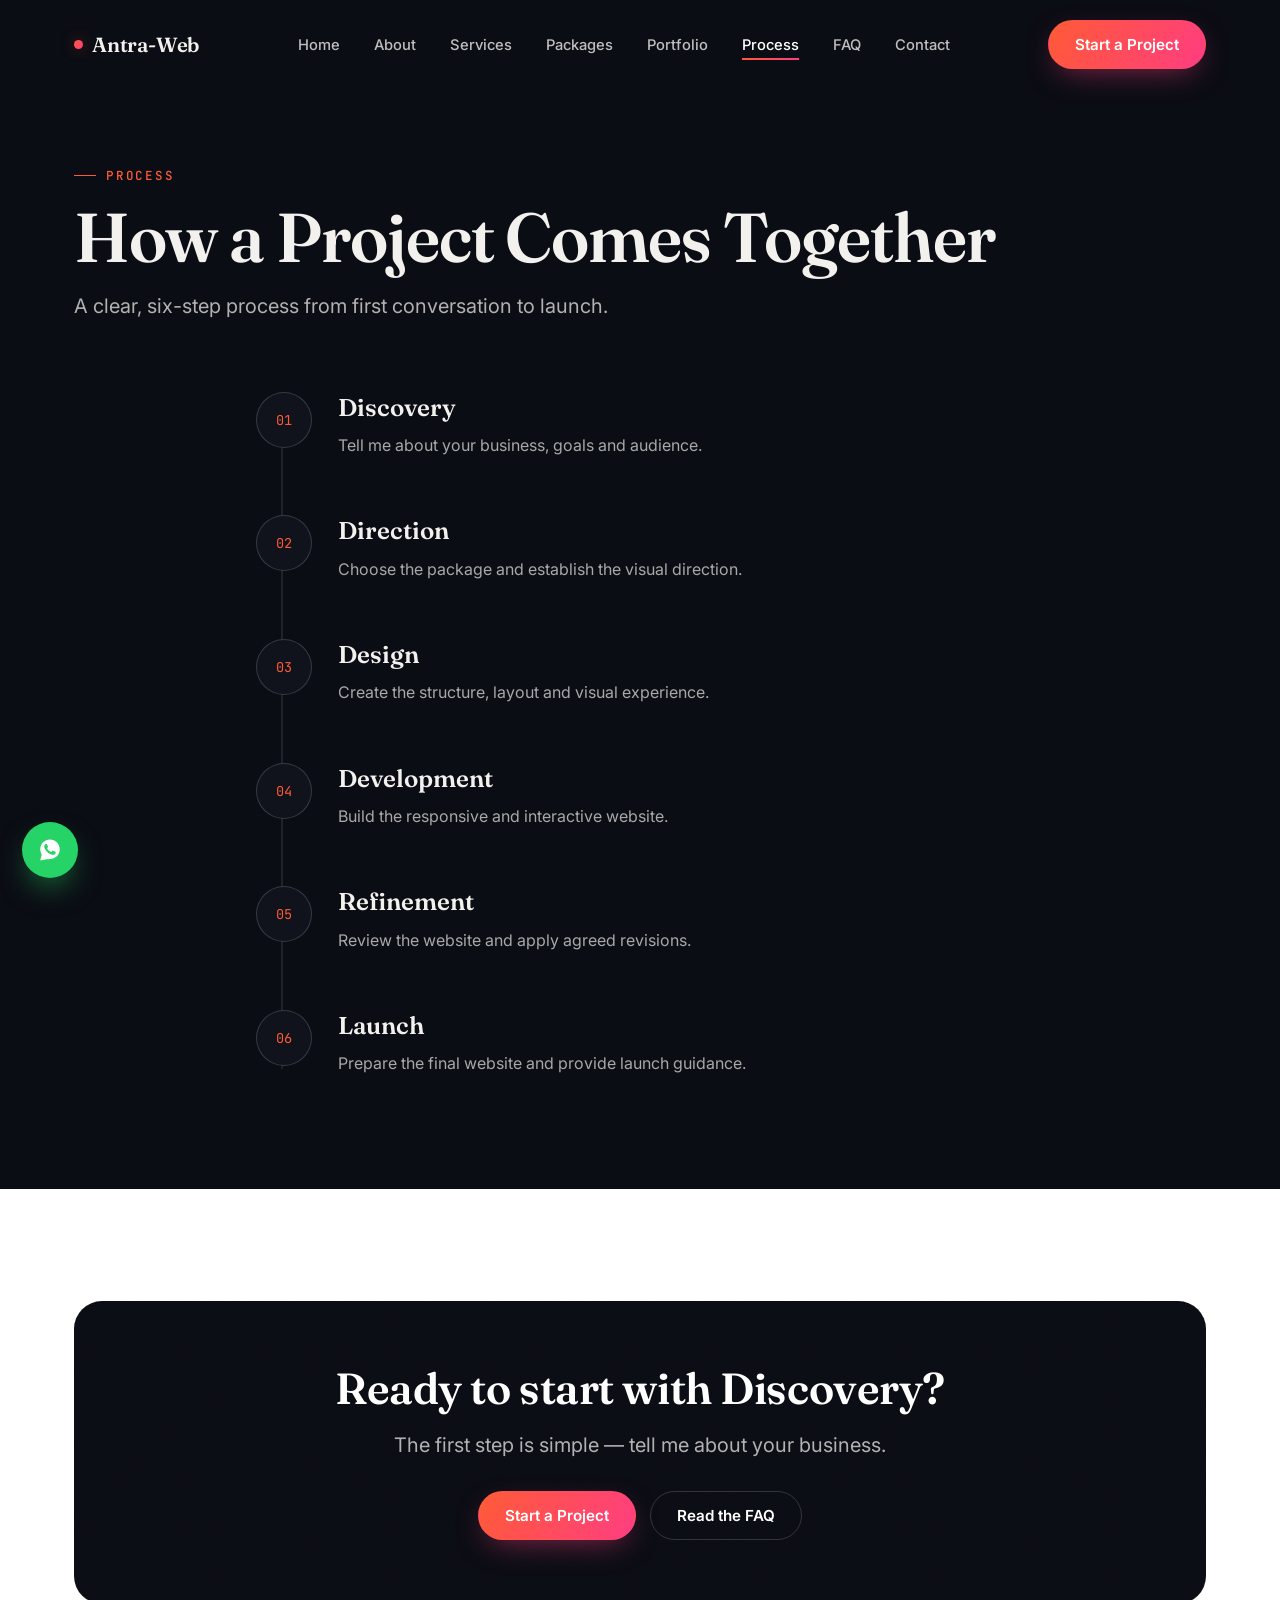
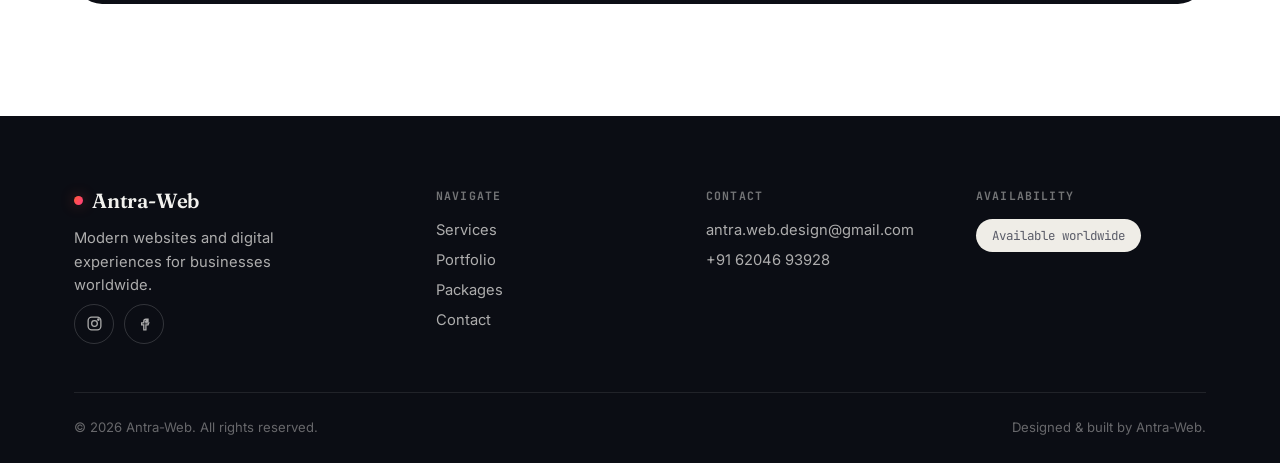
<file: process.html>
<!DOCTYPE html>
<html lang="en">
<head>
  <meta charset="UTF-8">
  <meta name="viewport" content="width=device-width, initial-scale=1.0">
  <title>Process | Antra-Web</title>
  <meta name="description" content="A clear six-step process from discovery to launch — how a website project comes together with Antra-Web.">
  <link rel="canonical" href="https://antra-web.example/process.html">

  <meta property="og:type" content="website">
  <meta property="og:site_name" content="Antra-Web">
  <meta property="og:title" content="Process | Antra-Web">
  <meta property="og:description" content="A clear six-step process from discovery to launch — how a website project comes together with Antra-Web.">
  <meta property="og:image" content="assets/og-image.svg">
  <meta name="twitter:card" content="summary_large_image">

  <link rel="icon" href="assets/favicon.svg" type="image/svg+xml">

  <link rel="preconnect" href="https://fonts.googleapis.com">
  <link rel="preconnect" href="https://fonts.gstatic.com" crossorigin>
  <link href="https://fonts.googleapis.com/css2?family=Fraunces:opsz,wght@9..144,500;9..144,600;9..144,700&family=Inter:wght@400;500;600;700;800&family=JetBrains+Mono:wght@400;500&display=swap" rel="stylesheet">

  <link rel="stylesheet" href="css/style.css">
</head>
<body data-page="process">
  <header class="site-header" data-header>
    <div class="wrap">
      <a href="index.html" class="brand"><span class="brand-dot"></span>Antra-Web</a>
      <nav class="nav-desktop" aria-label="Primary">
        <a href="index.html" data-nav-link="home">Home</a>
        <a href="about.html" data-nav-link="about">About</a>
        <a href="services.html" data-nav-link="services">Services</a>
        <a href="packages.html" data-nav-link="packages">Packages</a>
        <a href="portfolio.html" data-nav-link="portfolio">Portfolio</a>
        <a href="process.html" data-nav-link="process">Process</a>
        <a href="faq.html" data-nav-link="faq">FAQ</a>
        <a href="contact.html" data-nav-link="contact">Contact</a>
      </nav>
      <div class="nav-cta-wrap">
        <a href="contact.html" class="btn btn-primary">Start a Project</a>
        <button class="hamburger" data-hamburger aria-label="Open menu" aria-expanded="false" aria-controls="mobile-nav-panel">
          <span></span><span></span><span></span>
        </button>
      </div>
    </div>
  </header>

  <div class="mobile-nav" data-mobile-nav id="mobile-nav-panel" role="dialog" aria-modal="true" aria-label="Mobile navigation">
    <div class="mobile-nav-inner">
      <div class="mobile-nav-top">
        <a href="index.html" class="brand"><span class="brand-dot"></span>Antra-Web</a>
        <button class="mobile-nav-close" data-mobile-nav-close aria-label="Close menu">
          <span></span><span></span>
        </button>
      </div>
      <nav class="mobile-nav-scroll" aria-label="Mobile">
        <ul>
          <li><a href="index.html" data-nav-link="home">Home</a></li>
          <li><a href="about.html" data-nav-link="about">About</a></li>
          <li><a href="services.html" data-nav-link="services">Services</a></li>
          <li><a href="packages.html" data-nav-link="packages">Packages</a></li>
          <li><a href="portfolio.html" data-nav-link="portfolio">Portfolio</a></li>
          <li><a href="process.html" data-nav-link="process">Process</a></li>
          <li><a href="faq.html" data-nav-link="faq">FAQ</a></li>
          <li><a href="contact.html" data-nav-link="contact">Contact</a></li>
        </ul>
        <div class="mobile-nav-foot">
          <a href="contact.html" class="btn btn-primary btn-block">Start a Project</a>
          <a href="#" data-whatsapp-link class="btn btn-ghost btn-block" style="color:#F2F1EE;border-color:var(--ink-line-strong)">Message on WhatsApp</a>
        </div>
      </nav>
    </div>
  </div>

  <main>

    <section class="section section--dark" style="padding-top:160px;">
      <div class="wrap" data-reveal>
        <span class="eyebrow">Process</span>
        <h1 style="margin:18px 0 16px;">How a Project Comes Together</h1>
        <p class="lede">A clear, six-step process from first conversation to launch.</p>
      </div>
      <div class="wrap" style="margin-top:70px;max-width:820px;">
        <div class="timeline">
          <div class="t-step" data-reveal>
            <div class="t-num">01</div>
            <div><h3>Discovery</h3><p>Tell me about your business, goals and audience.</p></div>
          </div>
          <div class="t-step" data-reveal>
            <div class="t-num">02</div>
            <div><h3>Direction</h3><p>Choose the package and establish the visual direction.</p></div>
          </div>
          <div class="t-step" data-reveal>
            <div class="t-num">03</div>
            <div><h3>Design</h3><p>Create the structure, layout and visual experience.</p></div>
          </div>
          <div class="t-step" data-reveal>
            <div class="t-num">04</div>
            <div><h3>Development</h3><p>Build the responsive and interactive website.</p></div>
          </div>
          <div class="t-step" data-reveal>
            <div class="t-num">05</div>
            <div><h3>Refinement</h3><p>Review the website and apply agreed revisions.</p></div>
          </div>
          <div class="t-step" data-reveal>
            <div class="t-num">06</div>
            <div><h3>Launch</h3><p>Prepare the final website and provide launch guidance.</p></div>
          </div>
        </div>
      </div>
    </section>

    <section class="section section--white">
      <div class="wrap">
        <div class="cta-banner" data-reveal>
          <div class="grain"></div>
          <h2>Ready to start with Discovery?</h2>
          <p class="lede">The first step is simple — tell me about your business.</p>
          <div class="cta-actions">
            <a href="contact.html" class="btn btn-primary">Start a Project</a>
            <a href="faq.html" class="btn btn-ghost" style="color:#fff;border-color:var(--ink-line-strong)">Read the FAQ</a>
          </div>
        </div>
      </div>
    </section>

  </main>
  <footer class="site-footer">
    <div class="wrap">
      <div class="footer-top">
        <div class="footer-brand">
          <a href="index.html" class="brand"><span class="brand-dot"></span>Antra-Web</a>
          <p class="footer-tagline">Modern websites and digital experiences for businesses worldwide.</p>
          <div class="footer-social">
            <a href="#" data-instagram-link class="social-btn" aria-label="Instagram">
              <svg viewBox="0 0 24 24" fill="none" stroke="currentColor" stroke-width="1.8"><rect x="3" y="3" width="18" height="18" rx="5"/><circle cx="12" cy="12" r="4"/><circle cx="17.5" cy="6.5" r="1"/></svg>
            </a>
            <a href="#" data-facebook-link class="social-btn" aria-label="Facebook">
              <svg viewBox="0 0 24 24" fill="none" stroke="currentColor" stroke-width="1.8"><path d="M14 9h3V6h-3c-1.7 0-3 1.3-3 3v2H8v3h3v7h3v-7h3l1-3h-4V9c0-.6.4-1 1-1z"/></svg>
            </a>
          </div>
        </div>
        <div class="footer-col">
          <h4>Navigate</h4>
          <ul>
            <li><a href="services.html">Services</a></li>
            <li><a href="portfolio.html">Portfolio</a></li>
            <li><a href="packages.html">Packages</a></li>
            <li><a href="contact.html">Contact</a></li>
          </ul>
        </div>
        <div class="footer-col">
          <h4>Contact</h4>
          <ul>
            <li><a href="#" data-email-link data-email-display></a></li>
            <li><a href="#" data-whatsapp-link data-whatsapp-display></a></li>
          </ul>
        </div>
        <div class="footer-col">
          <h4>Availability</h4>
          <ul>
            <li><span class="badge-worldwide">Available worldwide</span></li>
          </ul>
        </div>
      </div>
      <div class="footer-bottom">
        <span>&copy; <span data-year></span> Antra-Web. All rights reserved.</span>
        <span>Designed &amp; built by Antra-Web.</span>
      </div>
    </div>
  </footer>

  <a href="#" data-whatsapp-link class="wa-float" aria-label="Message on WhatsApp" target="_blank" rel="noopener">
    <svg viewBox="0 0 32 32"><path d="M16.001 3C9.373 3 4 8.373 4 15c0 2.386.664 4.615 1.818 6.516L4 29l7.671-1.767A11.94 11.94 0 0016.001 27C22.627 27 28 21.627 28 15S22.627 3 16.001 3zm6.964 17.09c-.29.816-1.44 1.5-2.36 1.694-.628.132-1.448.237-4.207-.902-3.53-1.462-5.804-5.04-5.98-5.276-.17-.235-1.428-1.9-1.428-3.625s.897-2.573 1.216-2.926c.29-.32.632-.4.843-.4.21 0 .422.002.607.011.194.01.454-.074.71.542.29.7.986 2.425 1.072 2.6.086.176.144.38.03.616-.115.235-.172.38-.343.586-.17.206-.36.46-.514.618-.172.176-.35.367-.15.72.2.353.887 1.463 1.903 2.37 1.308 1.167 2.41 1.53 2.764 1.7.353.176.56.147.766-.088.206-.235.883-1.03 1.117-1.383.235-.353.47-.294.79-.176.32.117 2.03.958 2.378 1.13.348.177.58.265.667.412.087.147.087.85-.202 1.665z"/></svg>
  </a>

  <button class="back-to-top" data-back-to-top aria-label="Back to top">
    <svg viewBox="0 0 24 24" fill="none" stroke="currentColor" stroke-width="2"><path d="M12 19V5M5 12l7-7 7 7"/></svg>
  </button>

  <script src="js/config.js"></script>
  <script src="js/script.js"></script>


</body>
</html>
</file>
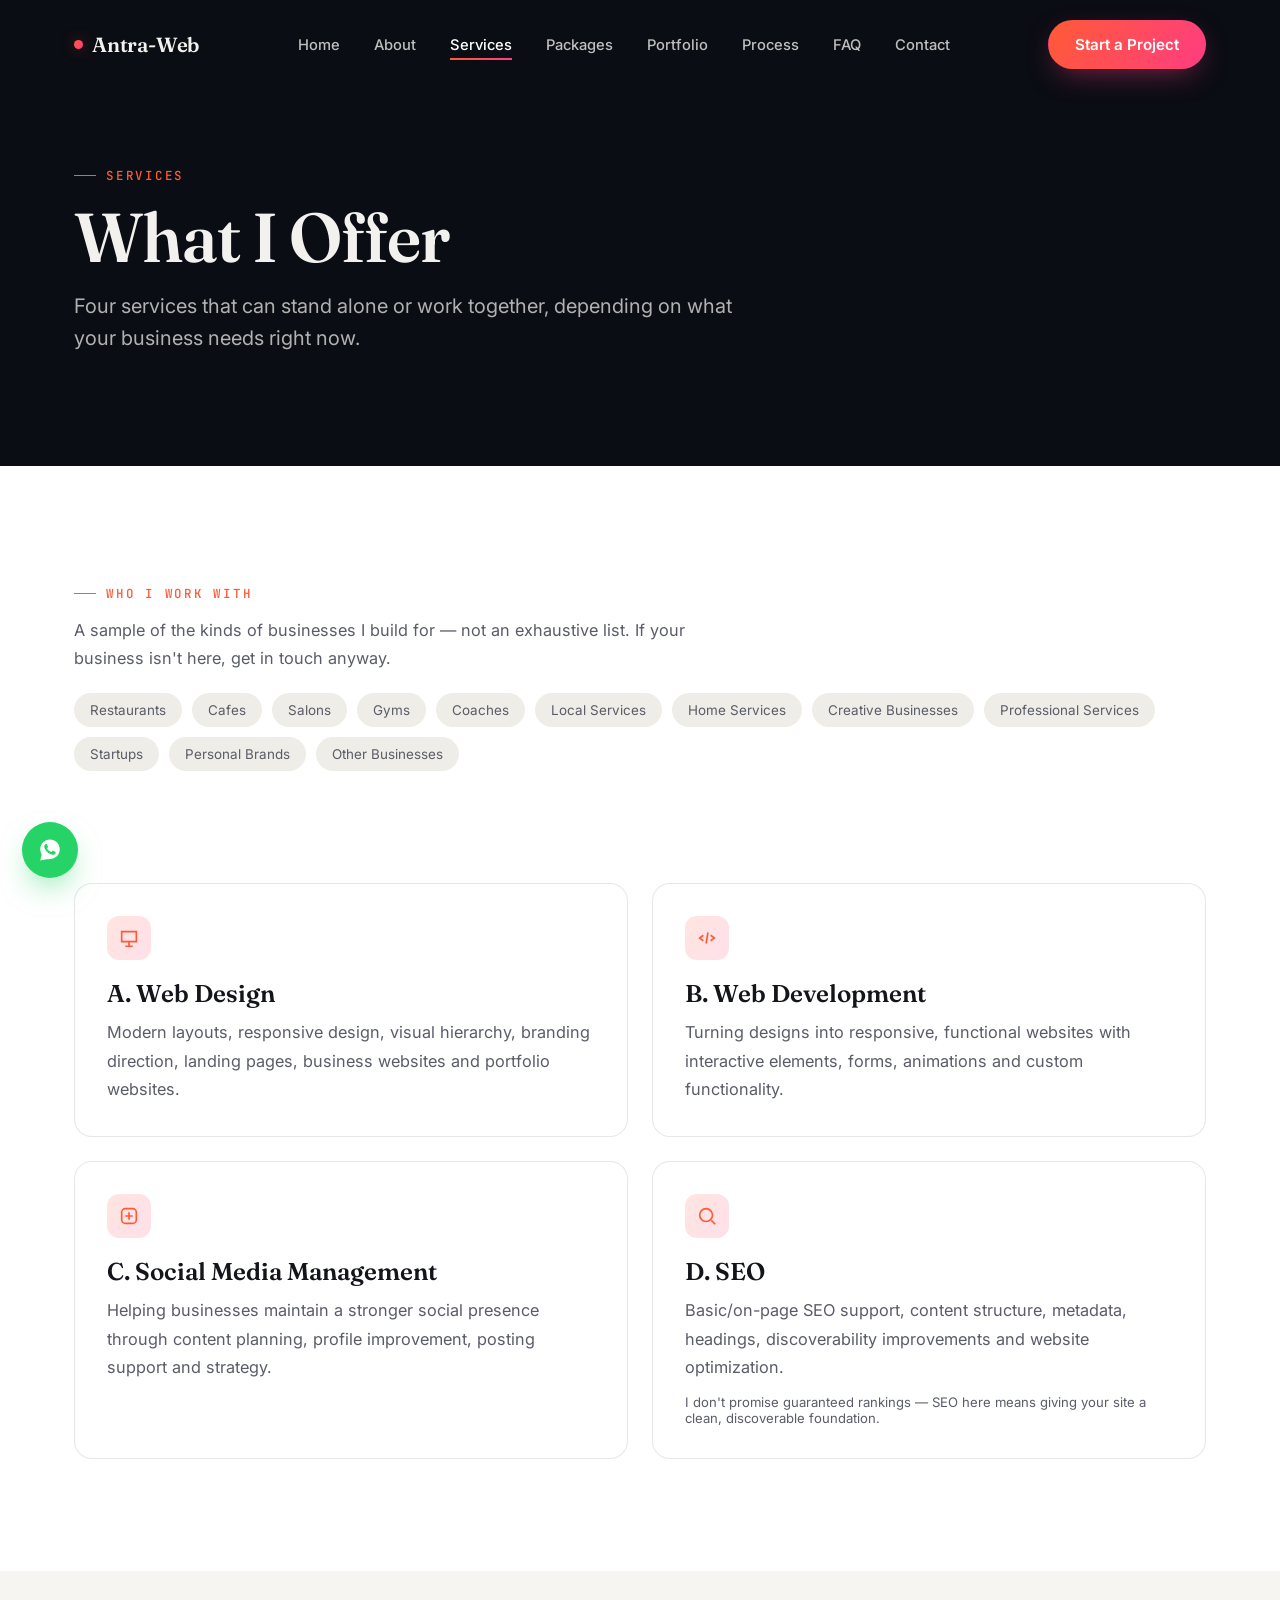
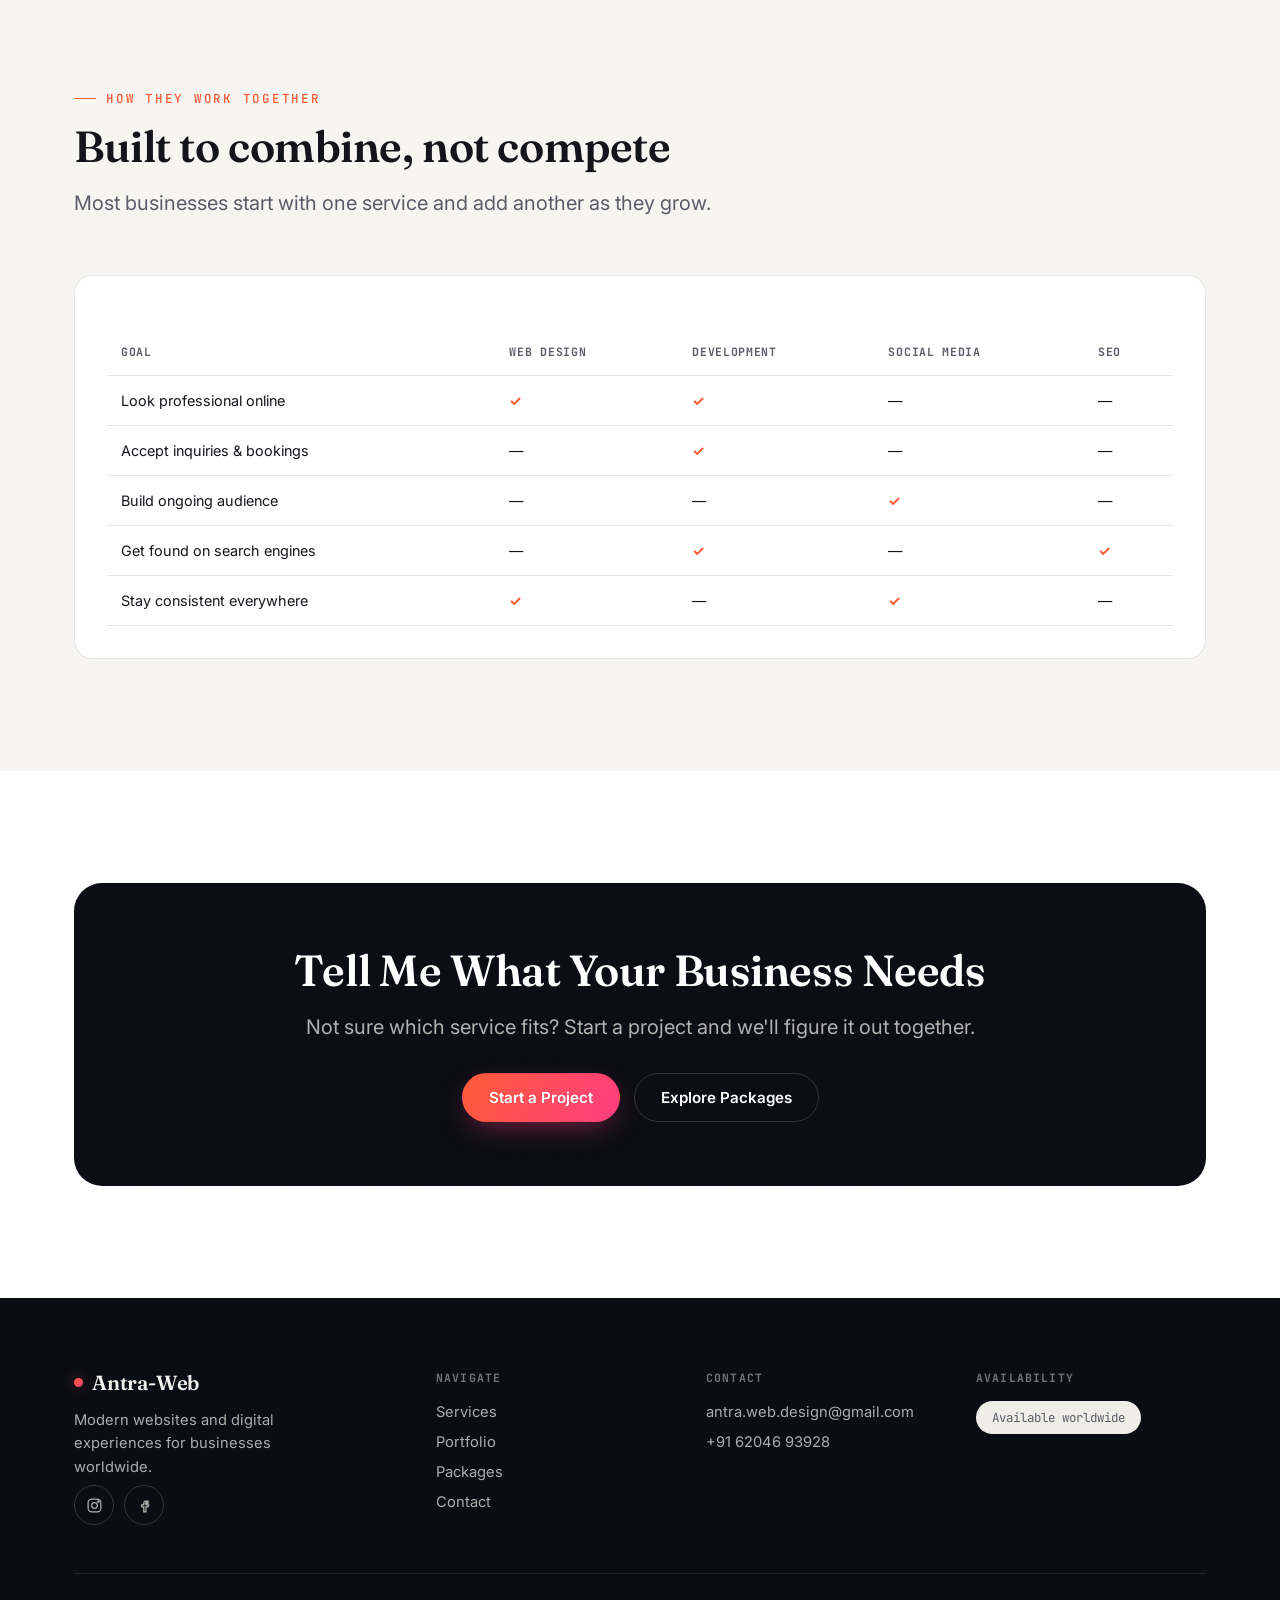
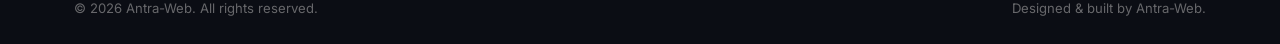
<file: services.html>
<!DOCTYPE html>
<html lang="en">
<head>
  <meta charset="UTF-8">
  <meta name="viewport" content="width=device-width, initial-scale=1.0">
  <title>Services | Antra-Web</title>
  <meta name="description" content="Web design, web development, social media management and SEO — services that work on their own or together.">
  <link rel="canonical" href="https://antra-web.example/services.html">

  <meta property="og:type" content="website">
  <meta property="og:site_name" content="Antra-Web">
  <meta property="og:title" content="Services | Antra-Web">
  <meta property="og:description" content="Web design, web development, social media management and SEO — services that work on their own or together.">
  <meta property="og:image" content="assets/og-image.svg">
  <meta name="twitter:card" content="summary_large_image">

  <link rel="icon" href="assets/favicon.svg" type="image/svg+xml">

  <link rel="preconnect" href="https://fonts.googleapis.com">
  <link rel="preconnect" href="https://fonts.gstatic.com" crossorigin>
  <link href="https://fonts.googleapis.com/css2?family=Fraunces:opsz,wght@9..144,500;9..144,600;9..144,700&family=Inter:wght@400;500;600;700;800&family=JetBrains+Mono:wght@400;500&display=swap" rel="stylesheet">

  <link rel="stylesheet" href="css/style.css">
</head>
<body data-page="services">
  <header class="site-header" data-header>
    <div class="wrap">
      <a href="index.html" class="brand"><span class="brand-dot"></span>Antra-Web</a>
      <nav class="nav-desktop" aria-label="Primary">
        <a href="index.html" data-nav-link="home">Home</a>
        <a href="about.html" data-nav-link="about">About</a>
        <a href="services.html" data-nav-link="services">Services</a>
        <a href="packages.html" data-nav-link="packages">Packages</a>
        <a href="portfolio.html" data-nav-link="portfolio">Portfolio</a>
        <a href="process.html" data-nav-link="process">Process</a>
        <a href="faq.html" data-nav-link="faq">FAQ</a>
        <a href="contact.html" data-nav-link="contact">Contact</a>
      </nav>
      <div class="nav-cta-wrap">
        <a href="contact.html" class="btn btn-primary">Start a Project</a>
        <button class="hamburger" data-hamburger aria-label="Open menu" aria-expanded="false" aria-controls="mobile-nav-panel">
          <span></span><span></span><span></span>
        </button>
      </div>
    </div>
  </header>

  <div class="mobile-nav" data-mobile-nav id="mobile-nav-panel" role="dialog" aria-modal="true" aria-label="Mobile navigation">
    <div class="mobile-nav-inner">
      <div class="mobile-nav-top">
        <a href="index.html" class="brand"><span class="brand-dot"></span>Antra-Web</a>
        <button class="mobile-nav-close" data-mobile-nav-close aria-label="Close menu">
          <span></span><span></span>
        </button>
      </div>
      <nav class="mobile-nav-scroll" aria-label="Mobile">
        <ul>
          <li><a href="index.html" data-nav-link="home">Home</a></li>
          <li><a href="about.html" data-nav-link="about">About</a></li>
          <li><a href="services.html" data-nav-link="services">Services</a></li>
          <li><a href="packages.html" data-nav-link="packages">Packages</a></li>
          <li><a href="portfolio.html" data-nav-link="portfolio">Portfolio</a></li>
          <li><a href="process.html" data-nav-link="process">Process</a></li>
          <li><a href="faq.html" data-nav-link="faq">FAQ</a></li>
          <li><a href="contact.html" data-nav-link="contact">Contact</a></li>
        </ul>
        <div class="mobile-nav-foot">
          <a href="contact.html" class="btn btn-primary btn-block">Start a Project</a>
          <a href="#" data-whatsapp-link class="btn btn-ghost btn-block" style="color:#F2F1EE;border-color:var(--ink-line-strong)">Message on WhatsApp</a>
        </div>
      </nav>
    </div>
  </div>

  <main>

    <section class="section section--dark" style="padding-top:160px;">
      <div class="wrap" data-reveal>
        <span class="eyebrow">Services</span>
        <h1 style="margin:18px 0 16px;">What I Offer</h1>
        <p class="lede">Four services that can stand alone or work together, depending on what your business needs right now.</p>
      </div>
    </section>

    <section class="section section--white" style="padding-bottom:0;">
      <div class="wrap" data-reveal>
        <span class="eyebrow">Who I Work With</span>
        <p class="body-text" style="margin-top:14px;max-width:640px;">A sample of the kinds of businesses I build for — not an exhaustive list. If your business isn't here, get in touch anyway.</p>
        <div class="industries-strip">
          <span>Restaurants</span><span>Cafes</span><span>Salons</span><span>Gyms</span><span>Coaches</span>
          <span>Local Services</span><span>Home Services</span><span>Creative Businesses</span>
          <span>Professional Services</span><span>Startups</span><span>Personal Brands</span><span>Other Businesses</span>
        </div>
      </div>
    </section>

    <section class="section section--white">
      <div class="wrap">
        <div class="grid grid-2" data-reveal-stagger>
          <div class="card" data-reveal>
            <div class="icon-badge"><svg viewBox="0 0 24 24" fill="none" stroke="currentColor" stroke-width="1.8"><path d="M4 5h16v11H4zM8 21h8M12 16v5"/></svg></div>
            <h3>A. Web Design</h3>
            <p class="body-text" style="margin-top:10px;">Modern layouts, responsive design, visual hierarchy, branding direction, landing pages, business websites and portfolio websites.</p>
          </div>
          <div class="card" data-reveal>
            <div class="icon-badge"><svg viewBox="0 0 24 24" fill="none" stroke="currentColor" stroke-width="1.8"><path d="M8 9l-4 3 4 3M16 9l4 3-4 3M13 6l-2 12"/></svg></div>
            <h3>B. Web Development</h3>
            <p class="body-text" style="margin-top:10px;">Turning designs into responsive, functional websites with interactive elements, forms, animations and custom functionality.</p>
          </div>
          <div class="card" data-reveal>
            <div class="icon-badge"><svg viewBox="0 0 24 24" fill="none" stroke="currentColor" stroke-width="1.8"><rect x="4" y="4" width="16" height="16" rx="4"/><path d="M8 12h8M12 8v8"/></svg></div>
            <h3>C. Social Media Management</h3>
            <p class="body-text" style="margin-top:10px;">Helping businesses maintain a stronger social presence through content planning, profile improvement, posting support and strategy.</p>
          </div>
          <div class="card" data-reveal>
            <div class="icon-badge"><svg viewBox="0 0 24 24" fill="none" stroke="currentColor" stroke-width="1.8"><circle cx="11" cy="11" r="7"/><path d="M21 21l-4.3-4.3"/></svg></div>
            <h3>D. SEO</h3>
            <p class="body-text" style="margin-top:10px;">Basic/on-page SEO support, content structure, metadata, headings, discoverability improvements and website optimization.</p>
            <p style="margin-top:12px;font-size:.82rem;color:var(--paper-ink-soft);">I don't promise guaranteed rankings — SEO here means giving your site a clean, discoverable foundation.</p>
          </div>
        </div>
      </div>
    </section>

    <section class="section section--light">
      <div class="wrap">
        <div class="section-head" data-reveal>
          <span class="eyebrow">How They Work Together</span>
          <h2>Built to combine, not compete</h2>
          <p class="lede">Most businesses start with one service and add another as they grow.</p>
        </div>
        <div class="card compare-table-wrap" data-reveal>
          <table class="compare-table">
            <thead>
              <tr><th>Goal</th><th>Web Design</th><th>Development</th><th>Social Media</th><th>SEO</th></tr>
            </thead>
            <tbody>
              <tr><td>Look professional online</td><td class="yes">✓</td><td class="yes">✓</td><td>—</td><td>—</td></tr>
              <tr><td>Accept inquiries &amp; bookings</td><td>—</td><td class="yes">✓</td><td>—</td><td>—</td></tr>
              <tr><td>Build ongoing audience</td><td>—</td><td>—</td><td class="yes">✓</td><td>—</td></tr>
              <tr><td>Get found on search engines</td><td>—</td><td class="yes">✓</td><td>—</td><td class="yes">✓</td></tr>
              <tr><td>Stay consistent everywhere</td><td class="yes">✓</td><td>—</td><td class="yes">✓</td><td>—</td></tr>
            </tbody>
          </table>
        </div>
      </div>
    </section>

    <section class="section section--white">
      <div class="wrap">
        <div class="cta-banner" data-reveal>
          <div class="grain"></div>
          <h2>Tell Me What Your Business Needs</h2>
          <p class="lede">Not sure which service fits? Start a project and we'll figure it out together.</p>
          <div class="cta-actions">
            <a href="contact.html" class="btn btn-primary">Start a Project</a>
            <a href="packages.html" class="btn btn-ghost" style="color:#fff;border-color:var(--ink-line-strong)">Explore Packages</a>
          </div>
        </div>
      </div>
    </section>

  </main>
  <footer class="site-footer">
    <div class="wrap">
      <div class="footer-top">
        <div class="footer-brand">
          <a href="index.html" class="brand"><span class="brand-dot"></span>Antra-Web</a>
          <p class="footer-tagline">Modern websites and digital experiences for businesses worldwide.</p>
          <div class="footer-social">
            <a href="#" data-instagram-link class="social-btn" aria-label="Instagram">
              <svg viewBox="0 0 24 24" fill="none" stroke="currentColor" stroke-width="1.8"><rect x="3" y="3" width="18" height="18" rx="5"/><circle cx="12" cy="12" r="4"/><circle cx="17.5" cy="6.5" r="1"/></svg>
            </a>
            <a href="#" data-facebook-link class="social-btn" aria-label="Facebook">
              <svg viewBox="0 0 24 24" fill="none" stroke="currentColor" stroke-width="1.8"><path d="M14 9h3V6h-3c-1.7 0-3 1.3-3 3v2H8v3h3v7h3v-7h3l1-3h-4V9c0-.6.4-1 1-1z"/></svg>
            </a>
          </div>
        </div>
        <div class="footer-col">
          <h4>Navigate</h4>
          <ul>
            <li><a href="services.html">Services</a></li>
            <li><a href="portfolio.html">Portfolio</a></li>
            <li><a href="packages.html">Packages</a></li>
            <li><a href="contact.html">Contact</a></li>
          </ul>
        </div>
        <div class="footer-col">
          <h4>Contact</h4>
          <ul>
            <li><a href="#" data-email-link data-email-display></a></li>
            <li><a href="#" data-whatsapp-link data-whatsapp-display></a></li>
          </ul>
        </div>
        <div class="footer-col">
          <h4>Availability</h4>
          <ul>
            <li><span class="badge-worldwide">Available worldwide</span></li>
          </ul>
        </div>
      </div>
      <div class="footer-bottom">
        <span>&copy; <span data-year></span> Antra-Web. All rights reserved.</span>
        <span>Designed &amp; built by Antra-Web.</span>
      </div>
    </div>
  </footer>

  <a href="#" data-whatsapp-link class="wa-float" aria-label="Message on WhatsApp" target="_blank" rel="noopener">
    <svg viewBox="0 0 32 32"><path d="M16.001 3C9.373 3 4 8.373 4 15c0 2.386.664 4.615 1.818 6.516L4 29l7.671-1.767A11.94 11.94 0 0016.001 27C22.627 27 28 21.627 28 15S22.627 3 16.001 3zm6.964 17.09c-.29.816-1.44 1.5-2.36 1.694-.628.132-1.448.237-4.207-.902-3.53-1.462-5.804-5.04-5.98-5.276-.17-.235-1.428-1.9-1.428-3.625s.897-2.573 1.216-2.926c.29-.32.632-.4.843-.4.21 0 .422.002.607.011.194.01.454-.074.71.542.29.7.986 2.425 1.072 2.6.086.176.144.38.03.616-.115.235-.172.38-.343.586-.17.206-.36.46-.514.618-.172.176-.35.367-.15.72.2.353.887 1.463 1.903 2.37 1.308 1.167 2.41 1.53 2.764 1.7.353.176.56.147.766-.088.206-.235.883-1.03 1.117-1.383.235-.353.47-.294.79-.176.32.117 2.03.958 2.378 1.13.348.177.58.265.667.412.087.147.087.85-.202 1.665z"/></svg>
  </a>

  <button class="back-to-top" data-back-to-top aria-label="Back to top">
    <svg viewBox="0 0 24 24" fill="none" stroke="currentColor" stroke-width="2"><path d="M12 19V5M5 12l7-7 7 7"/></svg>
  </button>

  <script src="js/config.js"></script>
  <script src="js/script.js"></script>


</body>
</html>
</file>
<file: css/style.css>
/* =============================================================
   ANTRA-WEB — DESIGN SYSTEM
   Palette: deep ink-navy dark sections / soft warm-grey light
   sections, single coral→magenta signature accent.
   Type: Fraunces (display, used with restraint) + Inter (body)
   + JetBrains Mono (eyebrows / labels / data).
   ============================================================= */

:root{
  /* --- color tokens --- */
  --ink-950:#0B0D14;
  --ink-900:#10131C;
  --ink-800:#171B27;
  --ink-700:#232838;
  --ink-line: rgba(255,255,255,0.09);
  --ink-line-strong: rgba(255,255,255,0.16);

  --paper-000:#FFFFFF;
  --paper-050:#F6F5F2;
  --paper-100:#EFEDE7;
  --paper-ink:#14151A;
  --paper-ink-soft:#5A5C68;
  --paper-line: rgba(20,21,26,0.10);
  --paper-line-strong: rgba(20,21,26,0.16);

  --accent:#FF5A36;
  --accent-2:#FF3D81;
  --accent-ink:#3A0E05;
  --accent-glow: rgba(255,90,54,0.35);
  --gradient-signature: linear-gradient(120deg,#FF5A36 0%, #FF3D81 100%);
  --gradient-signature-soft: linear-gradient(120deg, rgba(255,90,54,0.16) 0%, rgba(255,61,129,0.16) 100%);

  --font-display: "Fraunces", "Iowan Old Style", serif;
  --font-body: "Inter", -apple-system, BlinkMacSystemFont, "Segoe UI", sans-serif;
  --font-mono: "JetBrains Mono", ui-monospace, "SFMono-Regular", monospace;

  --container: 1180px;
  --radius-s: 10px;
  --radius-m: 18px;
  --radius-l: 28px;
  --radius-pill: 999px;

  --ease: cubic-bezier(.22,.9,.32,1);
  --dur-s: .25s;
  --dur-m: .55s;
  --dur-l: .9s;
}

@media (prefers-reduced-motion: reduce){
  *,*::before,*::after{
    animation-duration:.001ms !important;
    animation-iteration-count:1 !important;
    transition-duration:.001ms !important;
    scroll-behavior:auto !important;
  }
}

/* ---------- reset ---------- */
*,*::before,*::after{box-sizing:border-box;}
html{scroll-behavior:smooth;}
[id]{scroll-margin-top:96px;}
body{
  margin:0;
  font-family:var(--font-body);
  background:var(--paper-050);
  color:var(--paper-ink);
  -webkit-font-smoothing:antialiased;
  overflow-x:hidden;
}
img{max-width:100%;display:block;}
a{color:inherit;text-decoration:none;}
button{font-family:inherit;}
ul{list-style:none;margin:0;padding:0;}
h1,h2,h3,h4,p,figure{margin:0;}
::selection{background:var(--accent);color:#fff;}

:focus-visible{
  outline:2.5px solid var(--accent);
  outline-offset:3px;
  border-radius:4px;
}

/* ---------- layout helpers ---------- */
.wrap{
  width:100%;
  max-width:var(--container);
  margin:0 auto;
  padding:0 24px;
}
.section{padding:112px 0;position:relative;}
.section--tight{padding:80px 0;}
@media (max-width:768px){
  .section{padding:76px 0;}
  .section--tight{padding:56px 0;}
}
.section--dark{background:var(--ink-950);color:#F2F1EE;}
.section--dark .eyebrow{color:var(--accent);}
.section--light{background:var(--paper-050);}
.section--white{background:var(--paper-000);}

.grain{
  position:absolute; inset:0; pointer-events:none; opacity:.5; mix-blend-mode:overlay;
  background-image:url("data:image/svg+xml,%3Csvg xmlns='http://www.w3.org/2000/svg' width='90' height='90'%3E%3Cfilter id='n'%3E%3CfeTurbulence type='fractalNoise' baseFrequency='0.9' numOctaves='2' stitchTiles='stitch'/%3E%3C/filter%3E%3Crect width='100%25' height='100%25' filter='url(%23n)' opacity='0.05'/%3E%3C/svg%3E");
}

.eyebrow{
  display:inline-flex; align-items:center; gap:10px;
  font-family:var(--font-mono);
  font-size:12.5px; letter-spacing:.14em; text-transform:uppercase;
  color:var(--accent); font-weight:500;
}
.eyebrow::before{
  content:""; width:22px; height:1px; background:currentColor; display:inline-block;
}

h1,.h1{
  font-family:var(--font-display);
  font-weight:600;
  font-size:clamp(2.6rem, 5.4vw, 4.6rem);
  line-height:1.04;
  letter-spacing:-0.015em;
}
h2,.h2{
  font-family:var(--font-display);
  font-weight:600;
  font-size:clamp(2rem, 3.4vw, 3rem);
  line-height:1.1;
  letter-spacing:-0.01em;
}
h3,.h3{
  font-family:var(--font-display);
  font-weight:600;
  font-size:clamp(1.3rem, 1.9vw, 1.65rem);
  line-height:1.25;
}
.lede{
  font-size:clamp(1.05rem,1.6vw,1.25rem);
  line-height:1.6;
  color:var(--paper-ink-soft);
  max-width:52ch;
}
.section--dark .lede{color:rgba(242,241,238,0.72);}
p.body-text{ font-size:1.02rem; line-height:1.75; color:var(--paper-ink-soft); }
.section--dark p.body-text{ color:rgba(242,241,238,0.72); }

.text-gradient{
  background:var(--gradient-signature);
  -webkit-background-clip:text; background-clip:text; color:transparent;
}

/* ---------- buttons ---------- */
.btn{
  display:inline-flex; align-items:center; justify-content:center; gap:8px;
  font-family:var(--font-body); font-weight:600; font-size:.95rem;
  padding:14px 26px; border-radius:var(--radius-pill);
  border:1px solid transparent; cursor:pointer;
  transition:transform var(--dur-s) var(--ease), box-shadow var(--dur-s) var(--ease), background var(--dur-s) var(--ease), border-color var(--dur-s) var(--ease);
  white-space:nowrap;
}
.btn:active{transform:translateY(1px) scale(.99);}
.btn-primary{
  background:var(--gradient-signature); color:#fff;
  box-shadow:0 10px 30px -10px rgba(255,61,129,0.55);
}
.btn-primary:hover{ box-shadow:0 14px 38px -8px rgba(255,61,129,0.65); transform:translateY(-2px); }
.btn-ghost{
  background:transparent; color:inherit; border-color:var(--paper-line-strong);
}
.btn-ghost:hover{ border-color:var(--accent); color:var(--accent); transform:translateY(-2px); }
.section--dark .btn-ghost{ border-color:var(--ink-line-strong); }
.section--dark .btn-ghost:hover{ border-color:var(--accent); color:#fff; background:rgba(255,90,54,0.12); }
.btn-light{
  background:#fff; color:var(--paper-ink); border-color:transparent;
}
.btn-light:hover{ transform:translateY(-2px); box-shadow:0 10px 24px -10px rgba(0,0,0,0.35); }
.btn-block{width:100%;}
.btn[disabled]{opacity:.55; cursor:not-allowed; transform:none !important;}

/* ---------- header ---------- */
.site-header{
  position:fixed; top:0; left:0; right:0; z-index:1000;
  padding:20px 0;
  transition:padding var(--dur-s) var(--ease), background var(--dur-s) var(--ease), box-shadow var(--dur-s) var(--ease), border-color var(--dur-s) var(--ease);
  border-bottom:1px solid transparent;
}
.site-header .wrap{
  display:flex; align-items:center; justify-content:space-between; gap:20px;
}
.site-header.is-scrolled{
  padding:12px 0;
  background:rgba(11,13,20,0.72);
  backdrop-filter:blur(14px) saturate(140%);
  -webkit-backdrop-filter:blur(14px) saturate(140%);
  border-bottom-color:var(--ink-line);
  box-shadow:0 10px 30px -20px rgba(0,0,0,0.6);
}
.brand{
  font-family:var(--font-display); font-weight:600; font-size:1.28rem;
  color:#F2F1EE; display:flex; align-items:center; gap:9px; letter-spacing:-.01em;
}
.brand-dot{
  width:9px; height:9px; border-radius:50%; background:var(--gradient-signature);
  box-shadow:0 0 14px var(--accent-glow);
}
.nav-desktop{ display:flex; align-items:center; gap:34px; }
.nav-desktop a{
  font-size:.92rem; color:rgba(242,241,238,0.78); font-weight:500;
  position:relative; padding:4px 0;
}
.nav-desktop a::after{
  content:""; position:absolute; left:0; right:100%; bottom:-2px; height:1.5px;
  background:var(--gradient-signature); transition:right var(--dur-s) var(--ease);
}
.nav-desktop a:hover{color:#fff;}
.nav-desktop a:hover::after, .nav-desktop a.is-active::after{ right:0; }
.nav-desktop a.is-active{color:#fff;}
.nav-cta-wrap{display:flex; align-items:center; gap:14px;}

.hamburger{
  display:none; width:44px; height:44px; border-radius:50%;
  border:1px solid var(--ink-line-strong); background:rgba(255,255,255,0.04);
  position:relative; cursor:pointer;
}
.hamburger span{
  position:absolute; left:12px; right:12px; height:1.5px; background:#F2F1EE;
  transition:transform var(--dur-s) var(--ease), opacity var(--dur-s) var(--ease), top var(--dur-s) var(--ease);
}
.hamburger span:nth-child(1){top:16px;}
.hamburger span:nth-child(2){top:21.5px;}
.hamburger span:nth-child(3){top:27px;}
.hamburger.is-open span:nth-child(1){top:21.5px; transform:rotate(45deg);}
.hamburger.is-open span:nth-child(2){opacity:0;}
.hamburger.is-open span:nth-child(3){top:21.5px; transform:rotate(-45deg);}

.mobile-nav{
  position:fixed; inset:0; z-index:999;
  background:var(--ink-950);
  display:flex; flex-direction:column; justify-content:center;
  padding:32px;
  opacity:0; visibility:hidden; transform:translateY(-8px);
  transition:opacity var(--dur-m) var(--ease), transform var(--dur-m) var(--ease), visibility 0s linear var(--dur-m);
}
.mobile-nav.is-open{
  opacity:1; visibility:visible; transform:translateY(0);
  transition:opacity var(--dur-m) var(--ease), transform var(--dur-m) var(--ease), visibility 0s;
}
.mobile-nav ul{display:flex; flex-direction:column; gap:6px;}
.mobile-nav a{
  font-family:var(--font-display); font-size:2.1rem; font-weight:600;
  color:#F2F1EE; padding:12px 0; display:block; border-bottom:1px solid var(--ink-line);
}
.mobile-nav a.is-active{color:var(--accent);}
.mobile-nav-foot{margin-top:34px; display:flex; flex-direction:column; gap:14px;}
.mobile-nav-close{
  position:absolute; top:26px; right:24px; width:44px; height:44px; border-radius:50%;
  border:1px solid var(--ink-line-strong); background:transparent; color:#fff; cursor:pointer; font-size:1.3rem;
}

@media (max-width:900px){
  .nav-desktop{display:none;}
  .nav-cta-wrap .btn-primary{display:none;}
  .hamburger{display:block;}
}

/* ---------- hero ---------- */
.hero{
  position:relative; padding:168px 0 110px; overflow:hidden;
  background:
    radial-gradient(60% 55% at 82% 8%, rgba(255,61,129,0.20), transparent 60%),
    radial-gradient(50% 50% at 6% 92%, rgba(255,90,54,0.16), transparent 60%),
    var(--ink-950);
  color:#F2F1EE;
}
.hero-grid{
  display:grid; grid-template-columns:1.05fr .95fr; gap:40px; align-items:center;
}
@media (max-width:980px){ .hero-grid{grid-template-columns:1fr;} }

.hero-copy .eyebrow{margin-bottom:22px;}
.hero h1{margin-bottom:22px;}
.hero .lede{margin-bottom:34px; color:rgba(242,241,238,0.72);}
.hero-ctas{display:flex; gap:14px; flex-wrap:wrap;}

.trust-strip{
  border-top:1px solid var(--ink-line); border-bottom:1px solid var(--ink-line);
  background:var(--ink-900);
}
.trust-strip ul{
  display:flex; flex-wrap:wrap; gap:14px 40px; justify-content:center;
  padding:26px 0; font-family:var(--font-mono); font-size:.78rem; letter-spacing:.08em;
  text-transform:uppercase; color:rgba(242,241,238,0.55);
}
.trust-strip li{display:flex; align-items:center; gap:8px;}
.trust-strip li::before{content:"—"; color:var(--accent);}

/* ---------- browser mockup stack (signature hero visual) ---------- */
.mock-stack{
  position:relative; height:440px;
  perspective:1400px;
}
.mock-card{
  position:absolute; width:82%; border-radius:16px; overflow:hidden;
  background:var(--ink-800); border:1px solid var(--ink-line-strong);
  box-shadow:0 40px 80px -30px rgba(0,0,0,0.65);
  transition:transform .6s var(--ease);
  animation:float-card 7s ease-in-out infinite;
}
.mock-bar{
  display:flex; align-items:center; gap:6px; padding:10px 14px;
  background:var(--ink-700); border-bottom:1px solid var(--ink-line);
  border-radius:10px 10px 0 0;
}
.mock-bar span{width:8px; height:8px; border-radius:50%; background:rgba(255,255,255,0.18);}
.mock-bar .url{
  margin-left:10px; font-family:var(--font-mono); font-size:10px; color:rgba(255,255,255,0.4);
  background:rgba(255,255,255,0.04); border-radius:20px; padding:3px 12px; flex:1;
}
.mock-body{padding:18px; display:flex; flex-direction:column; gap:10px;}
.mock-line{height:8px; border-radius:4px; background:rgba(255,255,255,0.09);}
.mock-line.w-60{width:60%;} .mock-line.w-40{width:40%;} .mock-line.w-80{width:80%;}
.mock-block{height:64px; border-radius:10px; background:var(--gradient-signature-soft); border:1px solid var(--ink-line);}
.mock-grid-3{display:grid; grid-template-columns:repeat(3,1fr); gap:8px;}
.mock-chip{height:34px; border-radius:8px; background:rgba(255,255,255,0.06);}

.mock-card--1{ top:0; left:0; z-index:3; animation-delay:0s;}
.mock-card--2{ top:70px; left:14%; z-index:2; opacity:.85; animation-delay:.6s;}
.mock-card--3{ top:140px; left:26%; z-index:1; opacity:.6; animation-delay:1.2s;}

@keyframes float-card{
  0%,100%{transform:translateY(0px);}
  50%{transform:translateY(-14px);}
}
.glow-orb{
  position:absolute; width:340px; height:340px; border-radius:50%;
  background:var(--gradient-signature); filter:blur(90px); opacity:.35; z-index:0;
}
.glow-orb--1{top:-80px; right:-60px;}
.glow-orb--2{bottom:-100px; left:-60px;}

/* ---------- cards ---------- */
.card{
  background:var(--paper-000); border:1px solid var(--paper-line); border-radius:var(--radius-m);
  padding:32px; transition:transform var(--dur-m) var(--ease), box-shadow var(--dur-m) var(--ease), border-color var(--dur-s) var(--ease);
}
.card:hover{ transform:translateY(-6px); box-shadow:0 30px 60px -30px rgba(20,21,26,0.25); border-color:var(--paper-line-strong); }
.section--dark .card{
  background:var(--ink-900); border-color:var(--ink-line); color:#F2F1EE;
}
.section--dark .card:hover{ box-shadow:0 30px 60px -30px rgba(0,0,0,0.7); border-color:var(--ink-line-strong); }

.grid{display:grid; gap:24px;}
.grid-2{grid-template-columns:repeat(2,1fr);}
.grid-3{grid-template-columns:repeat(3,1fr);}
.grid-4{grid-template-columns:repeat(4,1fr);}
@media (max-width:980px){ .grid-3,.grid-4{grid-template-columns:repeat(2,1fr);} }
@media (max-width:640px){ .grid-2,.grid-3,.grid-4{grid-template-columns:1fr;} }

.icon-badge{
  width:44px; height:44px; border-radius:12px; display:flex; align-items:center; justify-content:center;
  background:var(--gradient-signature-soft); color:var(--accent); margin-bottom:18px;
}
.icon-badge svg{width:22px; height:22px;}

.index-num{
  font-family:var(--font-mono); font-size:.8rem; color:var(--accent); letter-spacing:.06em;
  margin-bottom:14px; display:block;
}

/* ---------- section head ---------- */
.section-head{ max-width:640px; margin-bottom:56px; }
.section-head.center{ margin-left:auto; margin-right:auto; text-align:center; }
.section-head .eyebrow{margin-bottom:16px;}
.section-head h2{margin-bottom:16px;}

/* ---------- scroll reveal ---------- */
[data-reveal]{
  opacity:0; transform:translateY(28px);
  transition:opacity .8s var(--ease), transform .8s var(--ease);
}
[data-reveal].is-visible{ opacity:1; transform:translateY(0); }
[data-reveal-stagger] > *{ transition-delay:calc(var(--i,0) * 90ms); }

/* ---------- CTA banner ---------- */
.cta-banner{
  border-radius:var(--radius-l); padding:64px 48px; text-align:center;
  background:var(--ink-950); color:#fff; position:relative; overflow:hidden;
}
.cta-banner h2{margin-bottom:16px;}
.cta-banner .lede{margin:0 auto 30px; color:rgba(242,241,238,0.72);}
.cta-actions{display:flex; gap:14px; justify-content:center; flex-wrap:wrap;}
@media (max-width:640px){ .cta-banner{padding:44px 24px;} }

/* ---------- footer ---------- */
.site-footer{background:var(--ink-950); color:rgba(242,241,238,0.7); padding:72px 0 28px;}
.footer-top{
  display:grid; grid-template-columns:1.4fr 1fr 1fr 1fr; gap:40px; padding-bottom:48px;
  border-bottom:1px solid var(--ink-line);
}
@media (max-width:820px){ .footer-top{grid-template-columns:1fr 1fr;} }
@media (max-width:520px){ .footer-top{grid-template-columns:1fr;} }
.footer-brand .brand{margin-bottom:14px;}
.footer-tagline{max-width:30ch; font-size:.92rem; line-height:1.6;}
.footer-col h4{
  font-family:var(--font-mono); font-size:.72rem; letter-spacing:.1em; text-transform:uppercase;
  color:rgba(242,241,238,0.45); margin-bottom:16px;
}
.footer-col ul{display:flex; flex-direction:column; gap:10px;}
.footer-col a{font-size:.92rem;}
.footer-col a:hover{color:var(--accent);}
.footer-social{display:flex; gap:10px; margin-top:6px;}
.footer-bottom{
  display:flex; justify-content:space-between; align-items:center; flex-wrap:wrap; gap:12px;
  padding-top:26px; font-size:.82rem; color:rgba(242,241,238,0.4);
}

.social-btn{
  width:40px; height:40px; border-radius:50%; display:flex; align-items:center; justify-content:center;
  border:1px solid var(--ink-line-strong); transition:all var(--dur-s) var(--ease);
}
.social-btn:hover{ background:var(--gradient-signature); border-color:transparent; transform:translateY(-3px); }
.social-btn svg{width:17px; height:17px;}

/* ---------- back to top ---------- */
.back-to-top{
  position:fixed; right:22px; bottom:22px; z-index:800;
  width:48px; height:48px; border-radius:50%; background:var(--gradient-signature); color:#fff;
  display:flex; align-items:center; justify-content:center; box-shadow:0 12px 30px -8px rgba(255,61,129,0.5);
  opacity:0; visibility:hidden; transform:translateY(10px);
  transition:all var(--dur-s) var(--ease); cursor:pointer; border:none;
}
.back-to-top.is-visible{opacity:1; visibility:visible; transform:translateY(0);}

/* ---------- FAQ accordion ---------- */
.faq-item{ border-bottom:1px solid var(--paper-line); }
.faq-q{
  width:100%; text-align:left; background:none; border:none; cursor:pointer;
  padding:26px 4px; display:flex; justify-content:space-between; align-items:center; gap:20px;
  font-family:var(--font-display); font-size:1.12rem; font-weight:600; color:var(--paper-ink);
}
.faq-q .plus{
  flex:none; width:30px; height:30px; border-radius:50%; border:1px solid var(--paper-line-strong);
  display:flex; align-items:center; justify-content:center; position:relative; transition:transform var(--dur-s) var(--ease), background var(--dur-s) var(--ease), border-color var(--dur-s) var(--ease);
}
.faq-q .plus::before,.faq-q .plus::after{
  content:""; position:absolute; background:var(--paper-ink); transition:transform var(--dur-s) var(--ease), opacity var(--dur-s) var(--ease);
}
.faq-q .plus::before{width:12px; height:1.5px;}
.faq-q .plus::after{width:1.5px; height:12px;}
.faq-item.is-open .plus{background:var(--gradient-signature); border-color:transparent;}
.faq-item.is-open .plus::before,.faq-item.is-open .plus::after{background:#fff;}
.faq-item.is-open .plus::after{opacity:0;}
.faq-a{
  max-height:0; overflow:hidden; transition:max-height .45s var(--ease), padding .45s var(--ease);
}
.faq-item.is-open .faq-a{ padding-bottom:26px; }
.faq-a p{color:var(--paper-ink-soft); line-height:1.7; max-width:65ch;}

/* ---------- portfolio ---------- */
.filter-bar{
  display:flex; flex-wrap:wrap; gap:10px; margin-bottom:44px;
}
.filter-chip{
  padding:10px 20px; border-radius:var(--radius-pill); border:1px solid var(--paper-line-strong);
  background:transparent; font-size:.86rem; font-weight:600; cursor:pointer; color:var(--paper-ink-soft);
  transition:all var(--dur-s) var(--ease);
}
.filter-chip:hover{ border-color:var(--accent); color:var(--paper-ink); }
.filter-chip.is-active{ background:var(--gradient-signature); color:#fff; border-color:transparent; }

.portfolio-grid{
  display:grid; grid-template-columns:repeat(3,1fr); gap:26px;
}
@media (max-width:980px){ .portfolio-grid{grid-template-columns:repeat(2,1fr);} }
@media (max-width:640px){ .portfolio-grid{grid-template-columns:1fr;} }

.p-card{
  border-radius:var(--radius-m); overflow:hidden; background:#fff; border:1px solid var(--paper-line);
  cursor:pointer; transition:transform var(--dur-m) var(--ease), box-shadow var(--dur-m) var(--ease);
  display:flex; flex-direction:column;
}
.p-card:hover{ transform:translateY(-8px); box-shadow:0 34px 60px -28px rgba(20,21,26,0.28); }
.p-card.is-hidden{display:none;}
.p-thumb{
  aspect-ratio:16/11; position:relative; overflow:hidden;
  background:var(--paper-100);
}
.p-thumb-fallback{
  position:absolute; inset:0; padding:20px 20px 0; display:flex; flex-direction:column; z-index:1;
  background:
    radial-gradient(80% 100% at 20% 0%, rgba(255,90,54,0.16), transparent 60%),
    radial-gradient(80% 100% at 100% 100%, rgba(255,61,129,0.14), transparent 60%),
    var(--paper-100);
}
.p-thumb-fallback .mock-bar{border-radius:8px 8px 0 0; background:var(--ink-900);}
.p-thumb-body{
  flex:1; border-radius:0 0 8px 8px; padding:16px; display:flex; flex-direction:column; gap:9px; justify-content:center;
  background:var(--ink-800);
}

/* real live preview — an actual scaled-down embed of the live project site,
   layered above the CSS fallback. Fades in once the page finishes loading,
   so the fallback is always visible first and never leaves an empty box. */
.p-live{
  position:absolute; inset:0; z-index:3; display:flex; flex-direction:column;
  opacity:0; transition:opacity .5s var(--ease); background:var(--ink-900);
}
.p-live.is-loaded{opacity:1;}
.p-live .mock-bar{border-radius:0; flex:none; background:var(--ink-900);}
.p-live .mock-bar .url{white-space:nowrap; overflow:hidden; text-overflow:ellipsis; max-width:70%;}
.p-live-viewport{flex:1; position:relative; overflow:hidden; background:#fff;}
.p-live-viewport iframe{
  position:absolute; top:0; left:0; width:400%; height:400%; border:0;
  transform:scale(.25); transform-origin:0 0; pointer-events:none;
}
.p-card:hover .p-live-viewport{transform:scale(1.035); transition:transform .5s var(--ease);}

/* real screenshot support (assets/portfolio/*.webp) — highest-priority
   layer, shown above the live embed if a manually-uploaded screenshot exists */
.p-shot{
  position:absolute; inset:0; z-index:4; width:100%; height:100%; object-fit:cover; object-position:top center;
  opacity:0; transition:opacity .3s var(--ease), transform .5s var(--ease); background:var(--ink-800);
}
.p-shot.is-loaded{opacity:1;}
.p-card:hover .p-shot.is-loaded{transform:scale(1.035);}

/* ---------- category-themed mockup bodies (distinct per industry, not one generic template) ---------- */
.mock-theme{flex:1; display:flex; flex-direction:column; gap:10px; justify-content:center;}

/* Food & Beverage — menu rows with a dish "photo" chip + price */
.theme-food .row{display:flex; align-items:center; gap:10px;}
.theme-food .chip-round{width:30px; height:30px; border-radius:50%; background:var(--gradient-signature-soft); border:1px solid var(--ink-line); flex:none;}
.theme-food .row .mock-line{flex:1;}
.theme-food .price{width:34px; height:8px; border-radius:4px; background:var(--gradient-signature); opacity:.65; flex:none;}

/* Fitness — bold stat blocks + progress bars */
.theme-fitness .stat-row{display:flex; gap:8px;}
.theme-fitness .stat{flex:1; height:46px; border-radius:8px; background:var(--gradient-signature-soft); border:1px solid var(--ink-line); display:flex; align-items:flex-end; padding:6px;}
.theme-fitness .stat i{display:block; width:100%; border-radius:3px; background:var(--accent); opacity:.7;}
.theme-fitness .stat:nth-child(1) i{height:60%;} .theme-fitness .stat:nth-child(2) i{height:90%;} .theme-fitness .stat:nth-child(3) i{height:40%;}

/* Beauty — soft booking/time-slot chips */
.theme-beauty .slot-row{display:flex; gap:8px;}
.theme-beauty .slot{flex:1; height:28px; border-radius:var(--radius-pill); background:rgba(255,255,255,0.06); border:1px solid var(--ink-line);}
.theme-beauty .slot.is-picked{background:var(--gradient-signature); opacity:.8; border-color:transparent;}

/* Home Services — checklist / quote-request rows */
.theme-home .check-row{display:flex; align-items:center; gap:9px;}
.theme-home .check{width:16px; height:16px; border-radius:5px; background:var(--gradient-signature); opacity:.7; flex:none; position:relative;}
.theme-home .check::after{content:""; position:absolute; left:4px; top:2px; width:5px; height:8px; border:solid #fff; border-width:0 1.5px 1.5px 0; transform:rotate(45deg);}

/* Creative — editorial masonry blocks, uneven sizes */
.theme-creative{flex-direction:row; gap:8px;}
.theme-creative .block-a{flex:1.3; border-radius:8px; background:var(--gradient-signature-soft); border:1px solid var(--ink-line);}
.theme-creative .stack-b{flex:1; display:flex; flex-direction:column; gap:8px;}
.theme-creative .stack-b div{flex:1; border-radius:8px; background:rgba(255,255,255,0.06); border:1px solid var(--ink-line);}

/* Business — kpi chip row + trend line */
.theme-business .kpi-row{display:flex; gap:8px;}
.theme-business .kpi{flex:1; height:34px; border-radius:8px; background:rgba(255,255,255,0.06); border:1px solid var(--ink-line);}
.theme-business .trend{height:46px; border-radius:8px; background:var(--gradient-signature-soft); border:1px solid var(--ink-line); position:relative; overflow:hidden;}
.theme-business .trend svg{position:absolute; inset:0; width:100%; height:100%;}

/* Professional Services — appointment list rows */
.theme-pro .appt-row{display:flex; align-items:center; gap:10px;}
.theme-pro .dot{width:8px; height:8px; border-radius:50%; background:var(--accent); flex:none;}
.theme-pro .appt-row .mock-line{flex:1;}
.p-body{padding:22px;}
.p-cat{
  font-family:var(--font-mono); font-size:.68rem; letter-spacing:.08em; text-transform:uppercase; color:var(--accent);
}
.p-title{font-family:var(--font-display); font-size:1.2rem; font-weight:600; margin:8px 0 8px;}
.p-desc{font-size:.9rem; color:var(--paper-ink-soft); line-height:1.55; margin-bottom:14px;}
.p-tags{display:flex; flex-wrap:wrap; gap:6px; margin-bottom:16px;}
.p-tag{
  font-size:.72rem; font-family:var(--font-mono); padding:4px 10px; border-radius:var(--radius-pill);
  background:var(--paper-100); color:var(--paper-ink-soft);
}
.p-link{
  display:inline-flex; align-items:center; gap:6px; font-weight:600; font-size:.88rem; color:var(--paper-ink);
}
.p-link svg{width:14px; height:14px; transition:transform var(--dur-s) var(--ease);}
.p-card:hover .p-link svg{ transform:translate(3px,-3px); }

/* ---------- project modal ---------- */
.modal-overlay{
  position:fixed; inset:0; background:rgba(11,13,20,0.72); backdrop-filter:blur(6px);
  z-index:1200; display:flex; align-items:center; justify-content:center; padding:24px;
  opacity:0; visibility:hidden; transition:opacity var(--dur-m) var(--ease), visibility 0s linear var(--dur-m);
}
.modal-overlay.is-open{opacity:1; visibility:visible; transition:opacity var(--dur-m) var(--ease);}
.modal{
  background:#fff; border-radius:var(--radius-l); max-width:640px; width:100%; max-height:86vh; overflow-y:auto;
  padding:40px; position:relative; transform:translateY(20px) scale(.98); transition:transform var(--dur-m) var(--ease);
}
.modal-overlay.is-open .modal{transform:translateY(0) scale(1);}
.modal-close{
  position:absolute; top:20px; right:20px; width:38px; height:38px; border-radius:50%; border:1px solid var(--paper-line-strong);
  background:none; cursor:pointer; font-size:1.1rem;
}
.modal .p-cat{margin-bottom:10px;}
.modal h3{margin-bottom:14px;}
.modal-feat{display:flex; flex-wrap:wrap; gap:8px; margin:18px 0;}
.modal-feat li{
  font-size:.82rem; background:var(--paper-100); padding:6px 12px; border-radius:var(--radius-pill); color:var(--paper-ink-soft);
}

/* ---------- timeline (process) ---------- */
.timeline{position:relative; padding-left:2px;}
.timeline::before{
  content:""; position:absolute; left:27px; top:8px; bottom:8px; width:1.5px;
  background:linear-gradient(var(--ink-line), var(--ink-line));
}
.t-step{
  display:grid; grid-template-columns:56px 1fr; gap:26px; padding-bottom:56px; position:relative;
}
.t-step:last-child{padding-bottom:0;}
.t-num{
  width:56px; height:56px; border-radius:50%; background:var(--ink-900); border:1px solid var(--ink-line-strong);
  display:flex; align-items:center; justify-content:center; font-family:var(--font-mono); font-size:.85rem; color:var(--accent);
  z-index:1;
}
.t-step h3{margin-bottom:10px; color:#F2F1EE;}
.t-step p{color:rgba(242,241,238,0.68); line-height:1.7; max-width:60ch;}

/* ---------- about ---------- */
.about-hero{display:grid; grid-template-columns:1fr 1fr; gap:56px; align-items:center;}
@media (max-width:900px){.about-hero{grid-template-columns:1fr;}}

/* ---------- about visual — editorial collage standing in for a personal photo ---------- */
.about-visual{
  position:relative; aspect-ratio:4/5; border-radius:var(--radius-l); overflow:visible;
}
.about-visual-bg{
  position:absolute; inset:0; border-radius:var(--radius-l);
  background:
    radial-gradient(70% 60% at 25% 15%, rgba(255,90,54,0.16), transparent 60%),
    radial-gradient(70% 60% at 90% 90%, rgba(255,61,129,0.14), transparent 60%),
    var(--ink-950);
  border:1px solid var(--ink-line);
}
.av-item{
  position:absolute; border-radius:14px; background:var(--ink-900); border:1px solid var(--ink-line-strong);
  box-shadow:0 30px 60px -24px rgba(0,0,0,0.55); overflow:hidden;
  transition:transform .5s var(--ease), box-shadow .5s var(--ease);
  animation:float-card 8s ease-in-out infinite;
}
.about-visual:hover .av-item{transform:translateY(-6px);}
.av-browser{width:64%; top:6%; left:6%; z-index:3; animation-delay:0s;}
.av-browser .mock-bar{background:var(--ink-700);}
.av-browser .mock-body{padding:14px; display:flex; flex-direction:column; gap:8px;}
.av-code{
  width:52%; bottom:8%; left:0%; z-index:4; padding:14px 16px; font-family:var(--font-mono); font-size:.68rem;
  line-height:1.7; color:rgba(242,241,238,0.75); animation-delay:.5s;
}
.av-code .cm{color:var(--accent);}
.av-code .tag{color:#8FD1FF;}
.av-swatch{
  width:34%; top:4%; right:0; z-index:2; aspect-ratio:1/1; animation-delay:1s;
  background:var(--gradient-signature); display:flex; align-items:center; justify-content:center;
}
.av-swatch svg{width:34%; height:34%; color:#fff; opacity:.85;}
.av-shot{
  width:46%; bottom:4%; right:2%; z-index:5; aspect-ratio:16/11; animation-delay:1.6s;
}
.av-shot img{width:100%; height:100%; object-fit:cover; display:block;}
.av-shot .p-thumb{aspect-ratio:auto; height:100%;}
.av-shot .p-thumb-fallback{padding:12px 12px 0;}
.av-shot .mock-bar{padding:6px 8px;}
.av-shot .mock-bar .url{font-size:8px; padding:2px 8px;}
.av-shot .p-thumb-body{padding:10px; gap:6px;}
.av-label{
  position:absolute; z-index:6; font-family:var(--font-mono); font-size:.68rem; letter-spacing:.06em;
  color:var(--paper-ink-soft); background:var(--paper-000); border:1px solid var(--paper-line-strong);
  padding:6px 12px; border-radius:var(--radius-pill); box-shadow:0 10px 24px -12px rgba(20,21,26,0.3);
}
.av-label--1{top:-14px; right:14%;}
.av-label--2{bottom:-14px; left:10%;}
@media (max-width:560px){ .av-label{display:none;} }
.quote-block{
  border-left:2px solid var(--accent); padding:6px 0 6px 26px; margin:40px 0;
  font-family:var(--font-display); font-size:1.35rem; font-style:italic; color:var(--paper-ink);
}
.values-grid{margin-top:16px;}

/* ---------- services comparison ---------- */
.compare-table{width:100%; border-collapse:collapse; margin-top:20px;}
.compare-table th,.compare-table td{
  text-align:left; padding:16px 14px; border-bottom:1px solid var(--paper-line); font-size:.9rem;
}
.compare-table th{font-family:var(--font-mono); font-size:.72rem; letter-spacing:.06em; text-transform:uppercase; color:var(--paper-ink-soft);}
.compare-table td.yes{color:var(--accent); font-weight:700;}
.compare-table-wrap{overflow-x:auto;}

/* ---------- pricing ---------- */
.price-card{position:relative; display:flex; flex-direction:column;}
.price-card.is-popular{border-color:var(--accent); box-shadow:0 30px 60px -30px rgba(255,90,54,0.35);}
.price-tag{
  position:absolute; top:-13px; left:32px; background:var(--gradient-signature); color:#fff; font-size:.72rem;
  font-family:var(--font-mono); padding:5px 14px; border-radius:var(--radius-pill); letter-spacing:.05em;
}
.price-amount{font-family:var(--font-display); font-size:2.6rem; font-weight:600; margin:14px 0 4px;}
.price-amount span{font-size:1rem; font-weight:500; color:var(--paper-ink-soft); font-family:var(--font-body);}
.price-tagline{font-family:var(--font-mono); font-size:.76rem; color:var(--accent); letter-spacing:.04em; margin-bottom:18px;}
.price-list{display:flex; flex-direction:column; gap:11px; margin:22px 0 28px;}
.price-list li{display:flex; gap:10px; font-size:.92rem; color:var(--paper-ink-soft); align-items:flex-start;}
.price-list li svg{flex:none; width:16px; height:16px; color:var(--accent); margin-top:3px;}
.price-card .btn{margin-top:auto;}

/* ---------- form ---------- */
.form-grid{display:grid; grid-template-columns:1fr 1fr; gap:20px;}
@media (max-width:700px){.form-grid{grid-template-columns:1fr;}}
.field{display:flex; flex-direction:column; gap:8px;}
.field.full{grid-column:1 / -1;}
.field label{font-size:.84rem; font-weight:600; color:var(--paper-ink);}
.field label .opt{font-weight:400; color:var(--paper-ink-soft); font-size:.78rem;}
.field input,.field select,.field textarea{
  font-family:var(--font-body); font-size:.95rem; padding:13px 15px; border-radius:var(--radius-s);
  border:1.5px solid var(--paper-line-strong); background:#fff; color:var(--paper-ink);
  transition:border-color var(--dur-s) var(--ease), box-shadow var(--dur-s) var(--ease);
}
.field input:focus,.field select:focus,.field textarea:focus{
  border-color:var(--accent); outline:none; box-shadow:0 0 0 4px rgba(255,90,54,0.12);
}
.field textarea{resize:vertical; min-height:130px;}
.field.has-error input,.field.has-error select,.field.has-error textarea{border-color:#E0334F;}
.field.has-error .radio-pill{border-color:#E0334F;}
.field-error{font-size:.78rem; color:#E0334F; display:none;}
.field.has-error .field-error{display:block;}
.checkbox-field{display:flex; align-items:flex-start; gap:10px; grid-column:1/-1;}
.checkbox-field input{width:18px; height:18px; margin-top:2px; accent-color:var(--accent);}
.checkbox-field label{font-size:.86rem; color:var(--paper-ink-soft); font-weight:400;}
.form-status{
  margin-top:20px; padding:16px 18px; border-radius:var(--radius-s); font-size:.9rem; display:none;
}
.form-status.is-visible{display:block;}
.form-status.is-success{background:#E9F8EF; color:#0E7A3D;}
.form-status.is-error{background:#FDECEE; color:#B3253D;}
.form-status.is-loading{background:var(--paper-100); color:var(--paper-ink-soft);}
.spinner{
  width:16px; height:16px; border-radius:50%; border:2px solid rgba(0,0,0,0.15); border-top-color:currentColor;
  display:inline-block; animation:spin .7s linear infinite; margin-right:8px; vertical-align:-3px;
}
@keyframes spin{to{transform:rotate(360deg);}}

.config-callout{
  background:var(--ink-900); color:#F2F1EE; border-radius:var(--radius-m); padding:22px 26px; margin-bottom:34px;
  font-family:var(--font-mono); font-size:.82rem; line-height:1.7; border:1px dashed var(--ink-line-strong);
}
.config-callout code{color:var(--accent);}

/* ---------- contact direct cards ---------- */
.contact-methods{display:grid; grid-template-columns:repeat(3,1fr); gap:20px;}
@media (max-width:820px){.contact-methods{grid-template-columns:1fr;}}
.contact-method{display:flex; flex-direction:column; gap:14px; text-align:left;}
.contact-method .icon-badge{margin-bottom:2px;}

/* ---------- WhatsApp floating button ---------- */
.wa-float{
  position:fixed; left:22px; bottom:22px; z-index:800; width:56px; height:56px; border-radius:50%;
  background:#25D366; display:flex; align-items:center; justify-content:center; box-shadow:0 14px 30px -8px rgba(37,211,102,0.55);
  transition:transform var(--dur-s) var(--ease);
}
.wa-float:hover{transform:translateY(-3px) scale(1.04);}
.wa-float svg{width:26px; height:26px; fill:#fff;}

/* ---------- contact two-column layout ---------- */
.contact-layout{display:grid; grid-template-columns:.85fr 1.15fr; gap:56px; align-items:start;}
@media (max-width:900px){.contact-layout{grid-template-columns:1fr; gap:44px;}}
.contact-intro-list{display:flex; flex-direction:column; gap:14px; margin:22px 0 30px;}
.contact-intro-list li{display:flex; gap:10px; font-size:.92rem; color:var(--paper-ink-soft); align-items:flex-start;}
.contact-intro-list li svg{flex:none; width:16px; height:16px; color:var(--accent); margin-top:3px;}
.contact-info-card{display:flex; flex-direction:column; gap:16px; margin-top:8px;}
.contact-info-row{display:flex; align-items:center; gap:12px; font-size:.9rem;}
.contact-info-row .icon-badge{margin:0; width:38px; height:38px; flex:none;}
.contact-info-row .icon-badge svg{width:18px; height:18px;}
.form-section-title{
  font-family:var(--font-mono); font-size:.72rem; letter-spacing:.1em; text-transform:uppercase;
  color:var(--accent); margin:34px 0 16px; display:flex; align-items:center; gap:10px;
}
.form-section-title:first-child{margin-top:0;}
.form-section-title::after{content:""; flex:1; height:1px; background:var(--paper-line);}

.radio-row{display:flex; gap:10px; grid-column:1/-1;}
.radio-pill{
  flex:1; text-align:center; padding:12px; border-radius:var(--radius-s); border:1.5px solid var(--paper-line-strong);
  cursor:pointer; font-size:.9rem; font-weight:600; color:var(--paper-ink-soft); transition:all var(--dur-s) var(--ease); position:relative;
}
.radio-pill input{position:absolute; opacity:0; inset:0; cursor:pointer; margin:0;}
.radio-pill.is-checked,
.radio-pill:has(input:checked){background:var(--gradient-signature); color:#fff; border-color:transparent;}
.radio-pill:has(input:focus-visible){outline:2.5px solid var(--accent); outline-offset:2px;}
.field.conditional{display:none;}
.field.conditional.is-visible{display:flex;}

.wa-inquiry-btn{margin-top:14px;}

/* ---------- industries strip (services page) ---------- */
.industries-strip{display:flex; flex-wrap:wrap; gap:10px; margin-top:20px;}
.industries-strip span{
  font-size:.84rem; padding:9px 16px; border-radius:var(--radius-pill); background:var(--paper-100); color:var(--paper-ink-soft);
}
.mt-0{margin-top:0;} .center{text-align:center;} .mx-auto{margin-left:auto;margin-right:auto;}
.flex{display:flex;} .items-center{align-items:center;} .justify-between{justify-content:space-between;}
.gap-10{gap:10px;} .gap-16{gap:16px;}
.divider{height:1px; background:var(--paper-line); margin:56px 0;}
.section--dark .divider{background:var(--ink-line);}
.badge-worldwide{
  display:inline-flex; align-items:center; gap:8px; font-family:var(--font-mono); font-size:.78rem;
  padding:8px 16px; border-radius:var(--radius-pill); background:var(--paper-100); color:var(--paper-ink-soft);
}
</file>
